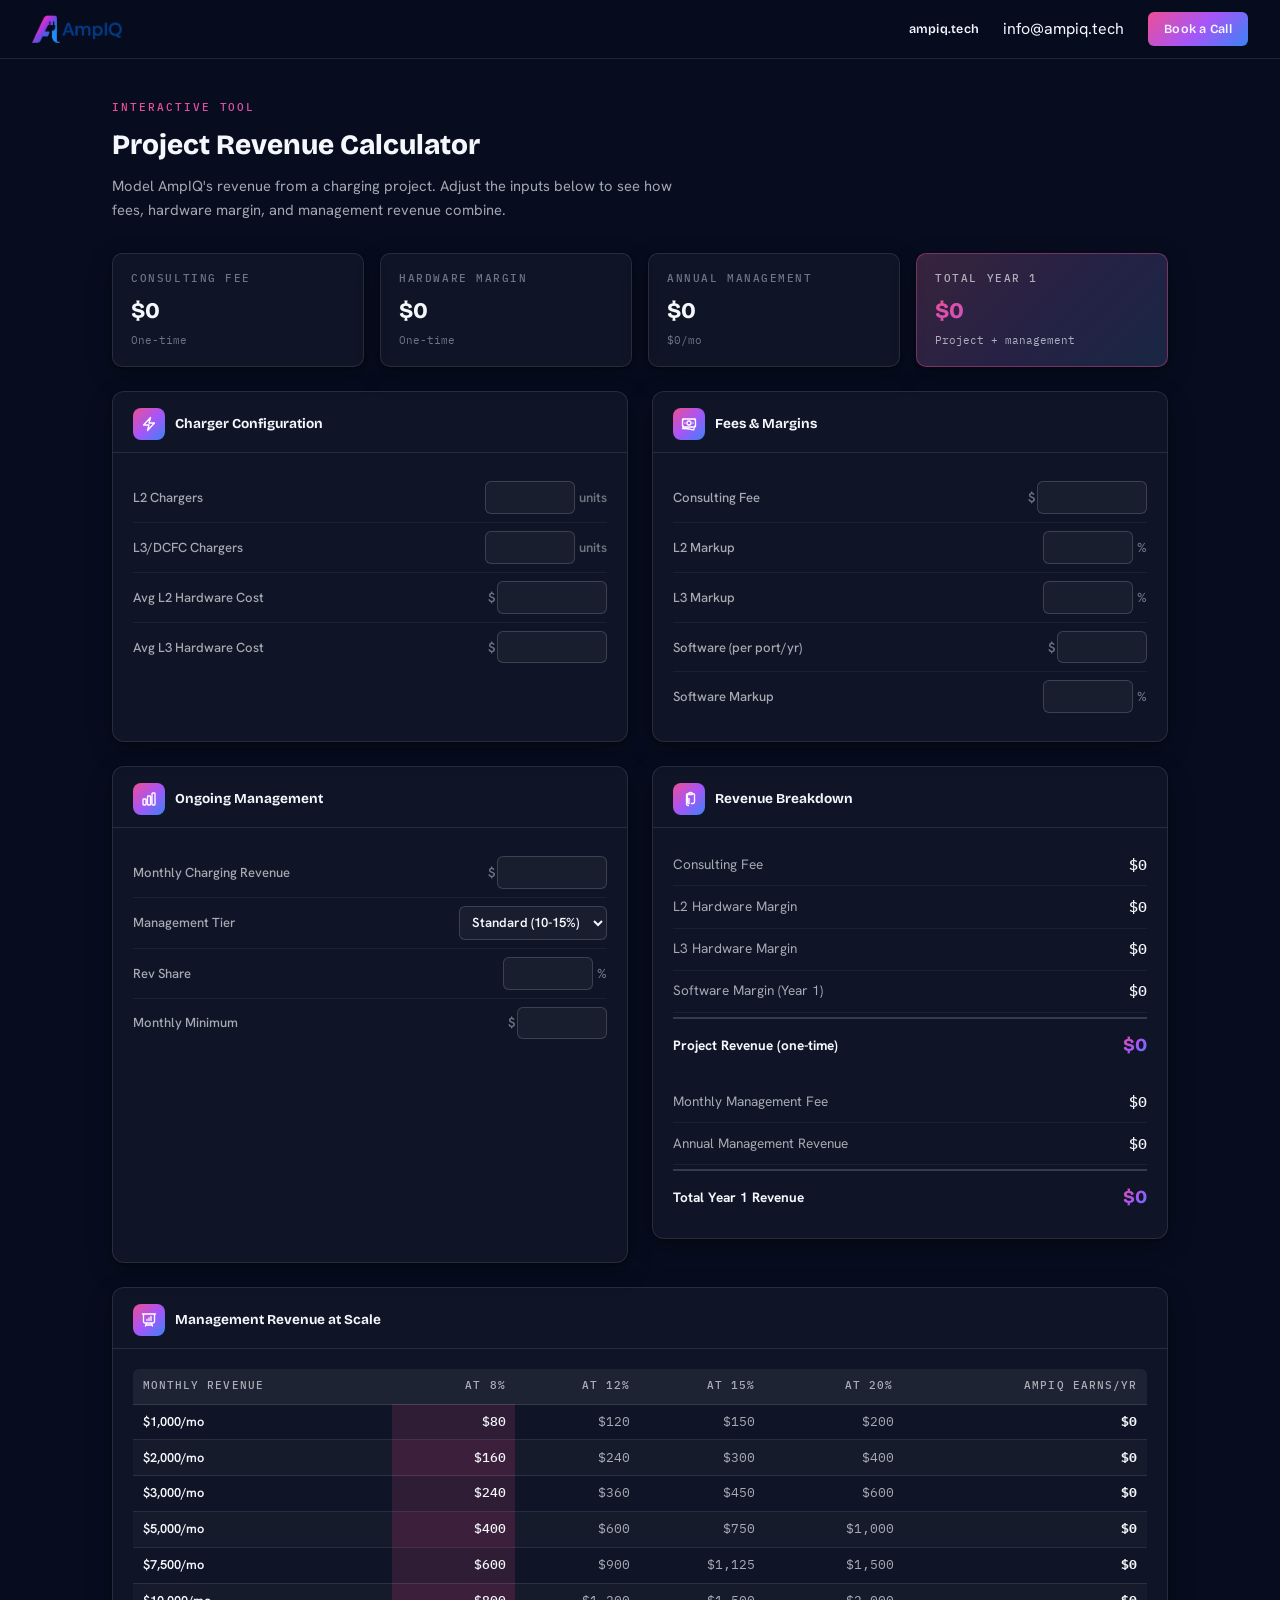
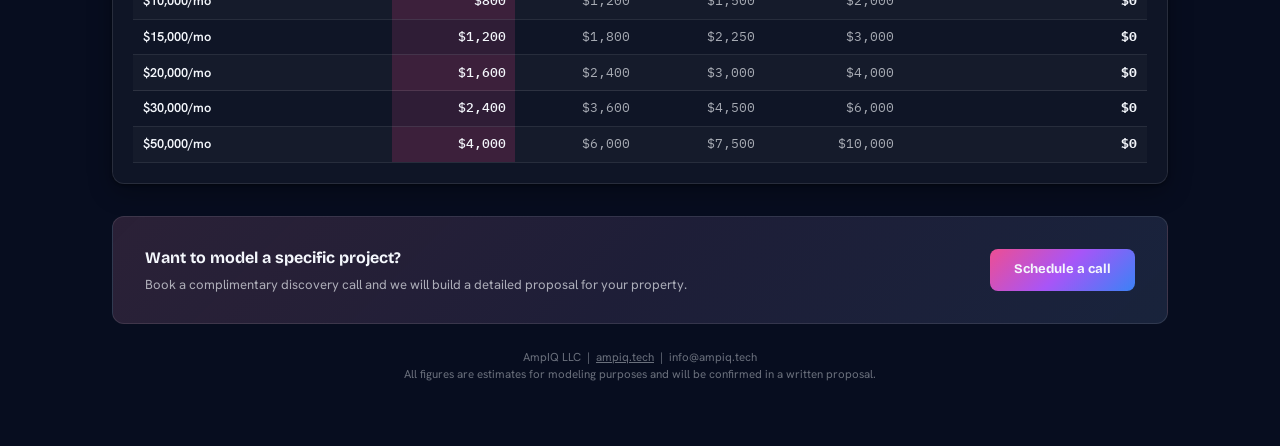
<file: calculator.html>
<!DOCTYPE html>
<html lang="en">
<head>
  <meta charset="UTF-8">
  <meta name="viewport" content="width=device-width, initial-scale=1.0">
  <meta name="robots" content="noindex, nofollow">
  <title>AmpIQ Project Calculator</title>
  <link rel="preconnect" href="https://fonts.googleapis.com">
  <link rel="preconnect" href="https://fonts.gstatic.com" crossorigin>
  <link href="https://fonts.googleapis.com/css2?family=Bricolage+Grotesque:opsz,wght@12..96,400..800&family=Hanken+Grotesk:wght@400;500;600;700&family=IBM+Plex+Mono:wght@400;500&display=swap" rel="stylesheet">
  <style>
    *, *::before, *::after { margin: 0; padding: 0; box-sizing: border-box; }

    :root {
      --pink: #ED4E93;
      --purple: #A855F7;
      --blue: #3B82F6;
      /* Dark engineered-precision theme.
         --navy now carries the LIGHT INK value so the many existing
         `color: var(--navy)` text rules become light-on-dark automatically.
         The true page base is --base. Element backgrounds that previously
         used var(--navy) are remapped to dark surfaces in their own rules. */
      --base: #070D1F;
      --navy: #f4f7fc;
      --deep: rgba(255,255,255,0.06);
      --body: rgba(244,247,252,0.66);
      --light: #070D1F;
      --white: #f4f7fc;
      --surface: rgba(255,255,255,0.035);
      --surface-strong: rgba(255,255,255,0.06);
      --line: rgba(255,255,255,0.1);
      --line-strong: rgba(255,255,255,0.16);
      --ink: #f4f7fc;
      --muted: rgba(244,247,252,0.66);
      --faint: rgba(244,247,252,0.42);
      /* legacy gray tokens remapped onto the dark scale */
      --g100: rgba(255,255,255,0.05);
      --g200: rgba(255,255,255,0.1);
      --g300: rgba(255,255,255,0.16);
      --g400: rgba(244,247,252,0.42);
      --grad: linear-gradient(135deg, var(--pink), var(--purple), var(--blue));
      --grad-h: linear-gradient(90deg, var(--pink), var(--purple), var(--blue));
      --fh: 'Bricolage Grotesque', Georgia, serif;
      --fb: 'Hanken Grotesk', system-ui, sans-serif;
      --fm: 'IBM Plex Mono', ui-monospace, monospace;
      --card-shadow: 0 1px 3px rgba(0,0,0,0.4), 0 8px 24px rgba(0,0,0,0.3);
      --card-hover: 0 4px 12px rgba(0,0,0,0.5), 0 16px 40px rgba(0,0,0,0.4);
    }

    html { scroll-behavior: smooth; }

    body {
      font-family: var(--fb);
      color: var(--ink);
      background: var(--base);
      line-height: 1.6;
      -webkit-font-smoothing: antialiased;
      min-height: 100vh;
    }

    /* Top bar */
    .topbar {
      background: rgba(7,13,31,0.85);
      backdrop-filter: blur(12px);
      border-bottom: 1px solid var(--line);
      padding: 0.75rem 2rem;
      display: flex;
      align-items: center;
      justify-content: space-between;
    }
    .topbar img { height: 28px; }
    .topbar-links { display: flex; gap: 1.5rem; align-items: center; }
    .topbar-links a {
      font-family: var(--fh);
      font-size: 0.78rem;
      font-weight: 600;
      color: var(--navy);
      text-decoration: none;
      letter-spacing: 0.02em;
    }
    .topbar-links a:hover { color: var(--pink); }
    .topbar-cta {
      padding: 0.45rem 1rem;
      background: var(--grad);
      color: var(--white) !important;
      border-radius: 6px;
      font-size: 0.78rem !important;
    }
    .topbar-cta:hover { opacity: 0.92; }

    /* Layout */
    .page { max-width: 1120px; margin: 0 auto; padding: 2.5rem 2rem 4rem; }

    .page-header { margin-bottom: 2rem; }
    .page-label {
      font-family: var(--fm);
      font-size: 0.68rem;
      font-weight: 500;
      letter-spacing: 0.18em;
      text-transform: uppercase;
      background: var(--grad);
      -webkit-background-clip: text;
      -webkit-text-fill-color: transparent;
      background-clip: text;
      margin-bottom: 0.4rem;
    }
    .page-title {
      font-family: var(--fh);
      font-size: 1.75rem;
      font-weight: 800;
      color: var(--ink);
      margin-bottom: 0.4rem;
    }
    .page-desc {
      font-size: 0.92rem;
      color: var(--muted);
      max-width: 560px;
    }

    /* Grid */
    .grid {
      display: grid;
      grid-template-columns: 1fr 1fr;
      gap: 1.5rem;
      margin-bottom: 1.5rem;
    }

    /* Cards */
    .card {
      background: var(--surface);
      border-radius: 12px;
      border: 1px solid var(--line);
      box-shadow: var(--card-shadow);
      overflow: hidden;
      transition: box-shadow 0.25s, border-color 0.25s;
    }
    .card:hover { border-color: var(--line-strong); }
    .card:hover { box-shadow: var(--card-hover); }
    .card-header {
      padding: 1rem 1.25rem 0.75rem;
      border-bottom: 1px solid var(--g200);
      display: flex;
      align-items: center;
      gap: 0.6rem;
    }
    .card-icon {
      width: 32px;
      height: 32px;
      border-radius: 8px;
      background: var(--grad);
      display: flex;
      align-items: center;
      justify-content: center;
      flex-shrink: 0;
    }
    .card-icon svg { width: 16px; height: 16px; color: white; }
    .card-title {
      font-family: var(--fh);
      font-size: 0.85rem;
      font-weight: 700;
      color: var(--navy);
    }
    .card-body { padding: 1.25rem; }

    /* Input rows */
    .input-row {
      display: flex;
      align-items: center;
      justify-content: space-between;
      padding: 0.5rem 0;
      border-bottom: 1px solid var(--g100);
    }
    .input-row:last-child { border-bottom: none; }
    .input-label {
      font-size: 0.82rem;
      color: var(--body);
      font-weight: 500;
    }
    .input-wrap {
      position: relative;
      display: flex;
      align-items: center;
    }
    .input-prefix, .input-suffix {
      font-size: 0.82rem;
      font-weight: 600;
      color: var(--g400);
      pointer-events: none;
    }
    .input-prefix { margin-right: 2px; }
    .input-suffix { margin-left: 4px; }

    input[type="number"] {
      width: 90px;
      padding: 0.4rem 0.5rem;
      border: 1.5px solid var(--line-strong);
      border-radius: 6px;
      font-family: var(--fm);
      font-size: 0.85rem;
      font-weight: 500;
      color: var(--ink);
      text-align: right;
      outline: none;
      transition: border-color 0.2s, box-shadow 0.2s;
      -moz-appearance: textfield;
      background: rgba(255,255,255,0.04);
    }
    input[type="number"]::-webkit-inner-spin-button,
    input[type="number"]::-webkit-outer-spin-button { -webkit-appearance: none; }
    input[type="number"]:focus {
      border-color: var(--blue);
      box-shadow: 0 0 0 3px rgba(59,130,246,0.28);
    }
    input.wide { width: 110px; }

    /* Select */
    select {
      padding: 0.4rem 0.5rem;
      border: 1.5px solid var(--line-strong);
      border-radius: 6px;
      font-family: var(--fb);
      font-size: 0.82rem;
      font-weight: 600;
      color: var(--ink);
      background: rgba(255,255,255,0.04);
      outline: none;
      cursor: pointer;
      transition: border-color 0.2s, box-shadow 0.2s;
    }
    select:focus { border-color: var(--blue); box-shadow: 0 0 0 3px rgba(59,130,246,0.28); }
    select option { background: #0d1428; color: var(--ink); }

    /* Result cards */
    .results-strip {
      display: grid;
      grid-template-columns: repeat(4, 1fr);
      gap: 1rem;
      margin-bottom: 1.5rem;
    }
    .result-card {
      background: var(--surface);
      border-radius: 10px;
      border: 1px solid var(--line);
      padding: 1rem 1.15rem;
      box-shadow: var(--card-shadow);
      transition: transform 0.2s, box-shadow 0.2s, border-color 0.2s;
    }
    .result-card:hover {
      transform: translateY(-2px);
      box-shadow: var(--card-hover);
      border-color: var(--line-strong);
    }
    .result-card.highlight {
      background:
        linear-gradient(135deg, rgba(237,78,147,0.16), rgba(168,85,247,0.12), rgba(59,130,246,0.12)),
        var(--surface-strong);
      border-color: rgba(237,78,147,0.4);
    }
    .result-label {
      font-family: var(--fm);
      font-size: 0.68rem;
      font-weight: 500;
      text-transform: uppercase;
      letter-spacing: 0.14em;
      color: var(--faint);
      margin-bottom: 0.35rem;
    }
    .highlight .result-label { color: var(--muted); }
    .result-value {
      font-family: var(--fh);
      font-size: 1.4rem;
      font-weight: 800;
      color: var(--ink);
    }
    .highlight .result-value {
      background: var(--grad);
      -webkit-background-clip: text;
      -webkit-text-fill-color: transparent;
      background-clip: text;
    }
    .result-sub {
      font-family: var(--fm);
      font-size: 0.7rem;
      color: var(--faint);
      margin-top: 0.2rem;
    }
    .highlight .result-sub { color: var(--muted); }

    /* Revenue breakdown */
    .breakdown { margin-bottom: 1.5rem; }
    .breakdown .card-body { padding: 1rem 1.25rem; }

    .breakdown-row {
      display: flex;
      align-items: center;
      justify-content: space-between;
      padding: 0.55rem 0;
      border-bottom: 1px solid var(--g100);
    }
    .breakdown-row:last-child { border-bottom: none; }
    .breakdown-row.total {
      border-top: 2px solid var(--line-strong);
      border-bottom: none;
      margin-top: 0.25rem;
      padding-top: 0.75rem;
    }
    .breakdown-label {
      font-size: 0.85rem;
      color: var(--muted);
    }
    .breakdown-row.total .breakdown-label {
      font-weight: 700;
      color: var(--ink);
    }
    .breakdown-value {
      font-family: var(--fm);
      font-size: 0.92rem;
      font-weight: 500;
      color: var(--ink);
    }
    .breakdown-row.total .breakdown-value {
      font-family: var(--fh);
      font-size: 1.15rem;
      font-weight: 800;
      background: var(--grad);
      -webkit-background-clip: text;
      -webkit-text-fill-color: transparent;
      background-clip: text;
    }

    /* Management scenario table */
    .scenario-table {
      width: 100%;
      border-collapse: collapse;
      font-size: 0.8rem;
      margin-top: 0.5rem;
    }
    .scenario-table th {
      background: var(--surface-strong);
      color: var(--muted);
      font-family: var(--fm);
      font-weight: 500;
      font-size: 0.68rem;
      text-transform: uppercase;
      padding: 0.55rem 0.6rem;
      text-align: right;
      letter-spacing: 0.1em;
      border-bottom: 1px solid var(--line-strong);
    }
    .scenario-table th:first-child { text-align: left; border-radius: 6px 0 0 0; }
    .scenario-table th:last-child { border-radius: 0 6px 0 0; }
    .scenario-table td {
      padding: 0.45rem 0.6rem;
      border-bottom: 1px solid var(--line);
      text-align: right;
      font-family: var(--fm);
      font-weight: 400;
      color: var(--muted);
    }
    .scenario-table td:first-child {
      text-align: left;
      font-family: var(--fb);
      font-weight: 600;
      color: var(--ink);
    }
    .scenario-table tr:nth-child(even) td { background: rgba(255,255,255,0.025); }
    .scenario-table td.active {
      background: rgba(237,78,147,0.14);
      font-weight: 500;
      color: var(--ink);
    }
    .scenario-table tr:nth-child(even) td.active { background: rgba(237,78,147,0.2); }
    /* JS writes an inline `color: var(--navy)` on the annual (last) column.
       Override it with higher specificity so it stays light on the dark base. */
    #scenario-body td:last-child {
      color: var(--ink) !important;
      font-weight: 600;
    }
    #scenario-body td:last-child.active {
      background: rgba(237,78,147,0.2);
    }

    /* Footer CTA */
    .footer-cta {
      background:
        linear-gradient(135deg, rgba(237,78,147,0.1), rgba(168,85,247,0.06), rgba(59,130,246,0.08)),
        var(--surface-strong);
      border: 1px solid var(--line);
      border-radius: 12px;
      padding: 1.75rem 2rem;
      display: flex;
      align-items: center;
      justify-content: space-between;
      gap: 2rem;
      margin-top: 2rem;
    }
    .footer-cta h3 {
      font-family: var(--fh);
      font-size: 1rem;
      font-weight: 700;
      color: var(--ink);
      margin-bottom: 0.2rem;
    }
    .footer-cta p {
      font-size: 0.82rem;
      color: var(--muted);
    }
    .footer-cta a {
      padding: 0.65rem 1.5rem;
      background: var(--grad);
      color: var(--white);
      font-family: var(--fh);
      font-weight: 700;
      font-size: 0.82rem;
      border-radius: 8px;
      text-decoration: none;
      white-space: nowrap;
      transition: transform 0.2s, box-shadow 0.2s;
    }
    .footer-cta a:hover {
      transform: translateY(-1px);
      box-shadow: 0 6px 20px rgba(237,78,147,0.3);
    }

    .fine-print {
      text-align: center;
      font-size: 0.72rem;
      color: var(--g400);
      margin-top: 1.5rem;
      line-height: 1.5;
    }

    /* Responsive */
    @media (max-width: 860px) {
      .grid { grid-template-columns: 1fr; }
      .results-strip { grid-template-columns: 1fr 1fr; }
    }
    @media (max-width: 580px) {
      .page { padding: 1.5rem 1rem 3rem; }
      .results-strip { grid-template-columns: 1fr; }
      .topbar { padding: 0.6rem 1rem; }
      .topbar-links a:not(.topbar-cta) { display: none; }
      .footer-cta { flex-direction: column; text-align: center; padding: 1.25rem; }
      .input-row { flex-wrap: wrap; gap: 0.35rem; }
      body { overflow-x: hidden; }
      .scenario-table { display: block; width: 100%; overflow-x: auto; -webkit-overflow-scrolling: touch; }
    }
  </style>
</head>
<body>

  <div class="topbar">
    <img src="[data-uri]" alt="AmpIQ">
    <div class="topbar-links">
      <a href="https://ampiq.tech" target="_blank">ampiq.tech</a>
      info@ampiq.tech
      <a href="https://cal.com/zakwinnick/ampiq" target="_blank" class="topbar-cta">Book a Call</a>
    </div>
  </div>

  <div class="page">

    <div class="page-header">
      <div class="page-label">Interactive Tool</div>
      <h1 class="page-title">Project Revenue Calculator</h1>
      <p class="page-desc">Model AmpIQ's revenue from a charging project. Adjust the inputs below to see how fees, hardware margin, and management revenue combine.</p>
    </div>

    <!-- RESULTS STRIP -->
    <div class="results-strip">
      <div class="result-card">
        <div class="result-label">Consulting Fee</div>
        <div class="result-value" id="r-consulting">$15,000</div>
        <div class="result-sub">One-time</div>
      </div>
      <div class="result-card">
        <div class="result-label">Hardware Margin</div>
        <div class="result-value" id="r-hw-margin">$18,700</div>
        <div class="result-sub">One-time</div>
      </div>
      <div class="result-card">
        <div class="result-label">Annual Management</div>
        <div class="result-value" id="r-annual-mgmt">$9,000</div>
        <div class="result-sub" id="r-monthly-mgmt">$750/mo</div>
      </div>
      <div class="result-card highlight">
        <div class="result-label">Total Year 1</div>
        <div class="result-value" id="r-total-y1">$43,132</div>
        <div class="result-sub">Project + management</div>
      </div>
    </div>

    <!-- INPUT CARDS -->
    <div class="grid">
      <!-- Charger Configuration -->
      <div class="card">
        <div class="card-header">
          <div class="card-icon">
            <svg xmlns="http://www.w3.org/2000/svg" fill="none" viewBox="0 0 24 24" stroke-width="2" stroke="currentColor"><path stroke-linecap="round" stroke-linejoin="round" d="m3.75 13.5 10.5-11.25L12 10.5h8.25L9.75 21.75 12 13.5H3.75Z"/></svg>
          </div>
          <div class="card-title">Charger Configuration</div>
        </div>
        <div class="card-body">
          <div class="input-row">
            <span class="input-label">L2 Chargers</span>
            <div class="input-wrap">
              <input type="number" id="l2-count" min="0" max="500">
              <span class="input-suffix">units</span>
            </div>
          </div>
          <div class="input-row">
            <span class="input-label">L3/DCFC Chargers</span>
            <div class="input-wrap">
              <input type="number" id="l3-count" min="0" max="100">
              <span class="input-suffix">units</span>
            </div>
          </div>
          <div class="input-row">
            <span class="input-label">Avg L2 Hardware Cost</span>
            <div class="input-wrap">
              <span class="input-prefix">$</span>
              <input type="number" id="l2-cost" min="0" step="100" class="wide">
            </div>
          </div>
          <div class="input-row">
            <span class="input-label">Avg L3 Hardware Cost</span>
            <div class="input-wrap">
              <span class="input-prefix">$</span>
              <input type="number" id="l3-cost" min="0" step="1000" class="wide">
            </div>
          </div>
        </div>
      </div>

      <!-- Fees & Margins -->
      <div class="card">
        <div class="card-header">
          <div class="card-icon">
            <svg xmlns="http://www.w3.org/2000/svg" fill="none" viewBox="0 0 24 24" stroke-width="2" stroke="currentColor"><path stroke-linecap="round" stroke-linejoin="round" d="M2.25 18.75a60.07 60.07 0 0 1 15.797 2.101c.727.198 1.453-.342 1.453-1.096V18.75M3.75 4.5v.75A.75.75 0 0 1 3 6h-.75m0 0v-.375c0-.621.504-1.125 1.125-1.125H20.25M2.25 6v9m18-10.5v.75c0 .414.336.75.75.75h.75m-1.5-1.5h.375c.621 0 1.125.504 1.125 1.125v9.75c0 .621-.504 1.125-1.125 1.125h-.375m1.5-1.5H21a.75.75 0 0 0-.75.75v.75m0 0H3.75m0 0h-.375a1.125 1.125 0 0 1-1.125-1.125V15m1.5 1.5v-.75A.75.75 0 0 0 3 15h-.75M15 10.5a3 3 0 1 1-6 0 3 3 0 0 1 6 0Zm3 0h.008v.008H18V10.5Zm-12 0h.008v.008H6V10.5Z"/></svg>
          </div>
          <div class="card-title">Fees & Margins</div>
        </div>
        <div class="card-body">
          <div class="input-row">
            <span class="input-label">Consulting Fee</span>
            <div class="input-wrap">
              <span class="input-prefix">$</span>
              <input type="number" id="consulting-fee" min="0" step="500" class="wide">
            </div>
          </div>
          <div class="input-row">
            <span class="input-label">L2 Markup</span>
            <div class="input-wrap">
              <input type="number" id="l2-markup" min="0" max="50" step="1">
              <span class="input-suffix">%</span>
            </div>
          </div>
          <div class="input-row">
            <span class="input-label">L3 Markup</span>
            <div class="input-wrap">
              <input type="number" id="l3-markup" min="0" max="50" step="1">
              <span class="input-suffix">%</span>
            </div>
          </div>
          <div class="input-row">
            <span class="input-label">Software (per port/yr)</span>
            <div class="input-wrap">
              <span class="input-prefix">$</span>
              <input type="number" id="sw-cost" min="0" step="50">
            </div>
          </div>
          <div class="input-row">
            <span class="input-label">Software Markup</span>
            <div class="input-wrap">
              <input type="number" id="sw-markup" min="0" max="50" step="1">
              <span class="input-suffix">%</span>
            </div>
          </div>
        </div>
      </div>

      <!-- Management -->
      <div class="card">
        <div class="card-header">
          <div class="card-icon">
            <svg xmlns="http://www.w3.org/2000/svg" fill="none" viewBox="0 0 24 24" stroke-width="2" stroke="currentColor"><path stroke-linecap="round" stroke-linejoin="round" d="M3 13.125C3 12.504 3.504 12 4.125 12h2.25c.621 0 1.125.504 1.125 1.125v6.75C7.5 20.496 6.996 21 6.375 21h-2.25A1.125 1.125 0 0 1 3 19.875v-6.75ZM9.75 8.625c0-.621.504-1.125 1.125-1.125h2.25c.621 0 1.125.504 1.125 1.125v11.25c0 .621-.504 1.125-1.125 1.125h-2.25a1.125 1.125 0 0 1-1.125-1.125V8.625ZM16.5 4.125c0-.621.504-1.125 1.125-1.125h2.25C20.496 3 21 3.504 21 4.125v15.75c0 .621-.504 1.125-1.125 1.125h-2.25a1.125 1.125 0 0 1-1.125-1.125V4.125Z"/></svg>
          </div>
          <div class="card-title">Ongoing Management</div>
        </div>
        <div class="card-body">
          <div class="input-row">
            <span class="input-label">Monthly Charging Revenue</span>
            <div class="input-wrap">
              <span class="input-prefix">$</span>
              <input type="number" id="monthly-rev" min="0" step="500" class="wide">
            </div>
          </div>
          <div class="input-row">
            <span class="input-label">Management Tier</span>
            <select id="mgmt-tier">
              <option value="monitoring">Monitoring (5-8%)</option>
              <option value="standard" selected>Standard (10-15%)</option>
              <option value="full">Full Mgmt (15-20%)</option>
            </select>
          </div>
          <div class="input-row">
            <span class="input-label">Rev Share</span>
            <div class="input-wrap">
              <input type="number" id="rev-share" min="0" max="30" step="1">
              <span class="input-suffix">%</span>
            </div>
          </div>
          <div class="input-row">
            <span class="input-label">Monthly Minimum</span>
            <div class="input-wrap">
              <span class="input-prefix">$</span>
              <input type="number" id="monthly-min" min="0" step="50">
            </div>
          </div>
        </div>
      </div>

      <!-- Breakdown -->
      <div class="card breakdown">
        <div class="card-header">
          <div class="card-icon">
            <svg xmlns="http://www.w3.org/2000/svg" fill="none" viewBox="0 0 24 24" stroke-width="2" stroke="currentColor"><path stroke-linecap="round" stroke-linejoin="round" d="M9 12h3.75M9 15h3.75M9 18h3.75m3 .75H18a2.25 2.25 0 0 0 2.25-2.25V6.108c0-1.135-.845-2.098-1.976-2.192a48.424 48.424 0 0 0-1.123-.08m-5.801 0c-.065.21-.1.433-.1.664 0 .414.336.75.75.75h4.5a.75.75 0 0 0 .75-.75 2.25 2.25 0 0 0-.1-.664m-5.8 0A2.251 2.251 0 0 1 13.5 2.25H15c1.012 0 1.867.668 2.15 1.586m-5.8 0c-.376.023-.75.05-1.124.08C9.095 4.01 8.25 4.973 8.25 6.108V19.5a2.25 2.25 0 0 0 2.25 2.25h.75m0-3H12a2.25 2.25 0 0 1-2.25-2.25V6.108c0-1.135.845-2.098 1.976-2.192a48.424 48.424 0 0 1 1.123-.08"/></svg>
          </div>
          <div class="card-title">Revenue Breakdown</div>
        </div>
        <div class="card-body">
          <div class="breakdown-row">
            <span class="breakdown-label">Consulting Fee</span>
            <span class="breakdown-value" id="b-consulting">$15,000</span>
          </div>
          <div class="breakdown-row">
            <span class="breakdown-label">L2 Hardware Margin</span>
            <span class="breakdown-value" id="b-l2-margin">$2,700</span>
          </div>
          <div class="breakdown-row">
            <span class="breakdown-label">L3 Hardware Margin</span>
            <span class="breakdown-value" id="b-l3-margin">$16,000</span>
          </div>
          <div class="breakdown-row">
            <span class="breakdown-label">Software Margin (Year 1)</span>
            <span class="breakdown-value" id="b-sw-margin">$432</span>
          </div>
          <div class="breakdown-row total">
            <span class="breakdown-label">Project Revenue (one-time)</span>
            <span class="breakdown-value" id="b-project-total">$34,132</span>
          </div>
          <div class="breakdown-row" style="margin-top: 0.75rem;">
            <span class="breakdown-label">Monthly Management Fee</span>
            <span class="breakdown-value" id="b-monthly-fee">$750</span>
          </div>
          <div class="breakdown-row">
            <span class="breakdown-label">Annual Management Revenue</span>
            <span class="breakdown-value" id="b-annual-mgmt">$9,000</span>
          </div>
          <div class="breakdown-row total">
            <span class="breakdown-label">Total Year 1 Revenue</span>
            <span class="breakdown-value" id="b-total-y1">$43,132</span>
          </div>
        </div>
      </div>
    </div>

    <!-- MANAGEMENT SCENARIO TABLE -->
    <div class="card">
      <div class="card-header">
        <div class="card-icon">
          <svg xmlns="http://www.w3.org/2000/svg" fill="none" viewBox="0 0 24 24" stroke-width="2" stroke="currentColor"><path stroke-linecap="round" stroke-linejoin="round" d="M3.75 3v11.25A2.25 2.25 0 0 0 6 16.5h2.25M3.75 3h-1.5m1.5 0h16.5m0 0h1.5m-1.5 0v11.25A2.25 2.25 0 0 1 18 16.5h-2.25m-7.5 0h7.5m-7.5 0-1 3m8.5-3 1 3m0 0 .5 1.5m-.5-1.5h-9.5m0 0-.5 1.5M9 11.25v1.5M12 9v3.75m3-6v6"/></svg>
        </div>
        <div class="card-title">Management Revenue at Scale</div>
      </div>
      <div class="card-body" style="padding: 0.75rem 1.25rem 1.25rem;">
        <table class="scenario-table">
          <thead>
            <tr>
              <th>Monthly Revenue</th>
              <th>At 8%</th>
              <th>At 12%</th>
              <th>At 15%</th>
              <th>At 20%</th>
              <th>AmpIQ Earns/yr</th>
            </tr>
          </thead>
          <tbody id="scenario-body"></tbody>
        </table>
      </div>
    </div>

    <!-- FOOTER CTA -->
    <div class="footer-cta">
      <div>
        <h3>Want to model a specific project?</h3>
        <p>Book a complimentary discovery call and we will build a detailed proposal for your property.</p>
      </div>
      <a href="https://cal.com/zakwinnick/ampiq" target="_blank">Schedule a call</a>
    </div>

    <p class="fine-print">AmpIQ LLC &nbsp;|&nbsp; <a href="https://ampiq.tech" style="color: inherit;">ampiq.tech</a> &nbsp;|&nbsp; info@ampiq.tech<br>All figures are estimates for modeling purposes and will be confirmed in a written proposal.</p>
  </div>

  <script>
    const $ = id => document.getElementById(id);
    const fmt = n => n < 0 ? '-$' + Math.abs(Math.round(n)).toLocaleString() : '$' + Math.round(n).toLocaleString();

    const tierDefaults = {
      monitoring: { share: 7, min: 150 },
      standard:   { share: 15, min: 300 },
      full:       { share: 20, min: 500 }
    };

    function calculate() {
      const l2n = +$('l2-count').value || 0;
      const l3n = +$('l3-count').value || 0;
      const l2c = +$('l2-cost').value || 0;
      const l3c = +$('l3-cost').value || 0;
      const fee = +$('consulting-fee').value || 0;
      const l2m = (+$('l2-markup').value || 0) / 100;
      const l3m = (+$('l3-markup').value || 0) / 100;
      const swc = +$('sw-cost').value || 0;
      const swm = (+$('sw-markup').value || 0) / 100;
      const mRev = +$('monthly-rev').value || 0;
      const rs = (+$('rev-share').value || 0) / 100;
      const mMin = +$('monthly-min').value || 0;

      const l2Margin = l2n * l2c * l2m;
      const l3Margin = l3n * l3c * l3m;
      const swMargin = (l2n + l3n) * swc * swm;
      const hwTotal = l2Margin + l3Margin;
      const projectTotal = fee + hwTotal + swMargin;

      const revShare = mRev * rs;
      const monthlyFee = Math.max(revShare, mMin);
      const annualMgmt = monthlyFee * 12;
      const totalY1 = projectTotal + annualMgmt;

      // Top cards
      $('r-consulting').textContent = fmt(fee);
      $('r-hw-margin').textContent = fmt(hwTotal + swMargin);
      $('r-annual-mgmt').textContent = fmt(annualMgmt);
      $('r-monthly-mgmt').textContent = fmt(monthlyFee) + '/mo';
      $('r-total-y1').textContent = fmt(totalY1);

      // Breakdown
      $('b-consulting').textContent = fmt(fee);
      $('b-l2-margin').textContent = fmt(l2Margin);
      $('b-l3-margin').textContent = fmt(l3Margin);
      $('b-sw-margin').textContent = fmt(swMargin);
      $('b-project-total').textContent = fmt(projectTotal);
      $('b-monthly-fee').textContent = fmt(monthlyFee);
      $('b-annual-mgmt').textContent = fmt(annualMgmt);
      $('b-total-y1').textContent = fmt(totalY1);

      // Scenario table
      const revs = [1000, 2000, 3000, 5000, 7500, 10000, 15000, 20000, 30000, 50000];
      const pcts = [0.08, 0.12, 0.15, 0.20];
      const activeCol = pcts.reduce((best, p, i) => Math.abs(p - rs) < Math.abs(pcts[best] - rs) ? i : best, 0);

      let html = '';
      revs.forEach(rev => {
        html += '<tr>';
        html += `<td>${fmt(rev)}/mo</td>`;
        pcts.forEach((p, i) => {
          const v = Math.max(rev * p, mMin);
          html += `<td class="${i === activeCol ? 'active' : ''}">${fmt(v)}</td>`;
        });
        const annual = Math.max(rev * rs, mMin) * 12;
        html += `<td style="font-weight:700; color: var(--navy);">${fmt(annual)}</td>`;
        html += '</tr>';
      });
      $('scenario-body').innerHTML = html;
    }

    // Tier select auto-fills defaults, then recalculates
    $('mgmt-tier').addEventListener('change', function () {
      const d = tierDefaults[this.value];
      $('rev-share').value = d.share;
      $('monthly-min').value = d.min;
      calculate();
    });

    // Recompute live as any input changes
    [
      'l2-count', 'l3-count', 'l2-cost', 'l3-cost', 'consulting-fee',
      'l2-markup', 'l3-markup', 'sw-cost', 'sw-markup',
      'monthly-rev', 'rev-share', 'monthly-min'
    ].forEach(function (id) {
      $(id).addEventListener('input', calculate);
    });

    // Initial render
    calculate();
  </script>
</body>
</html>
</file>
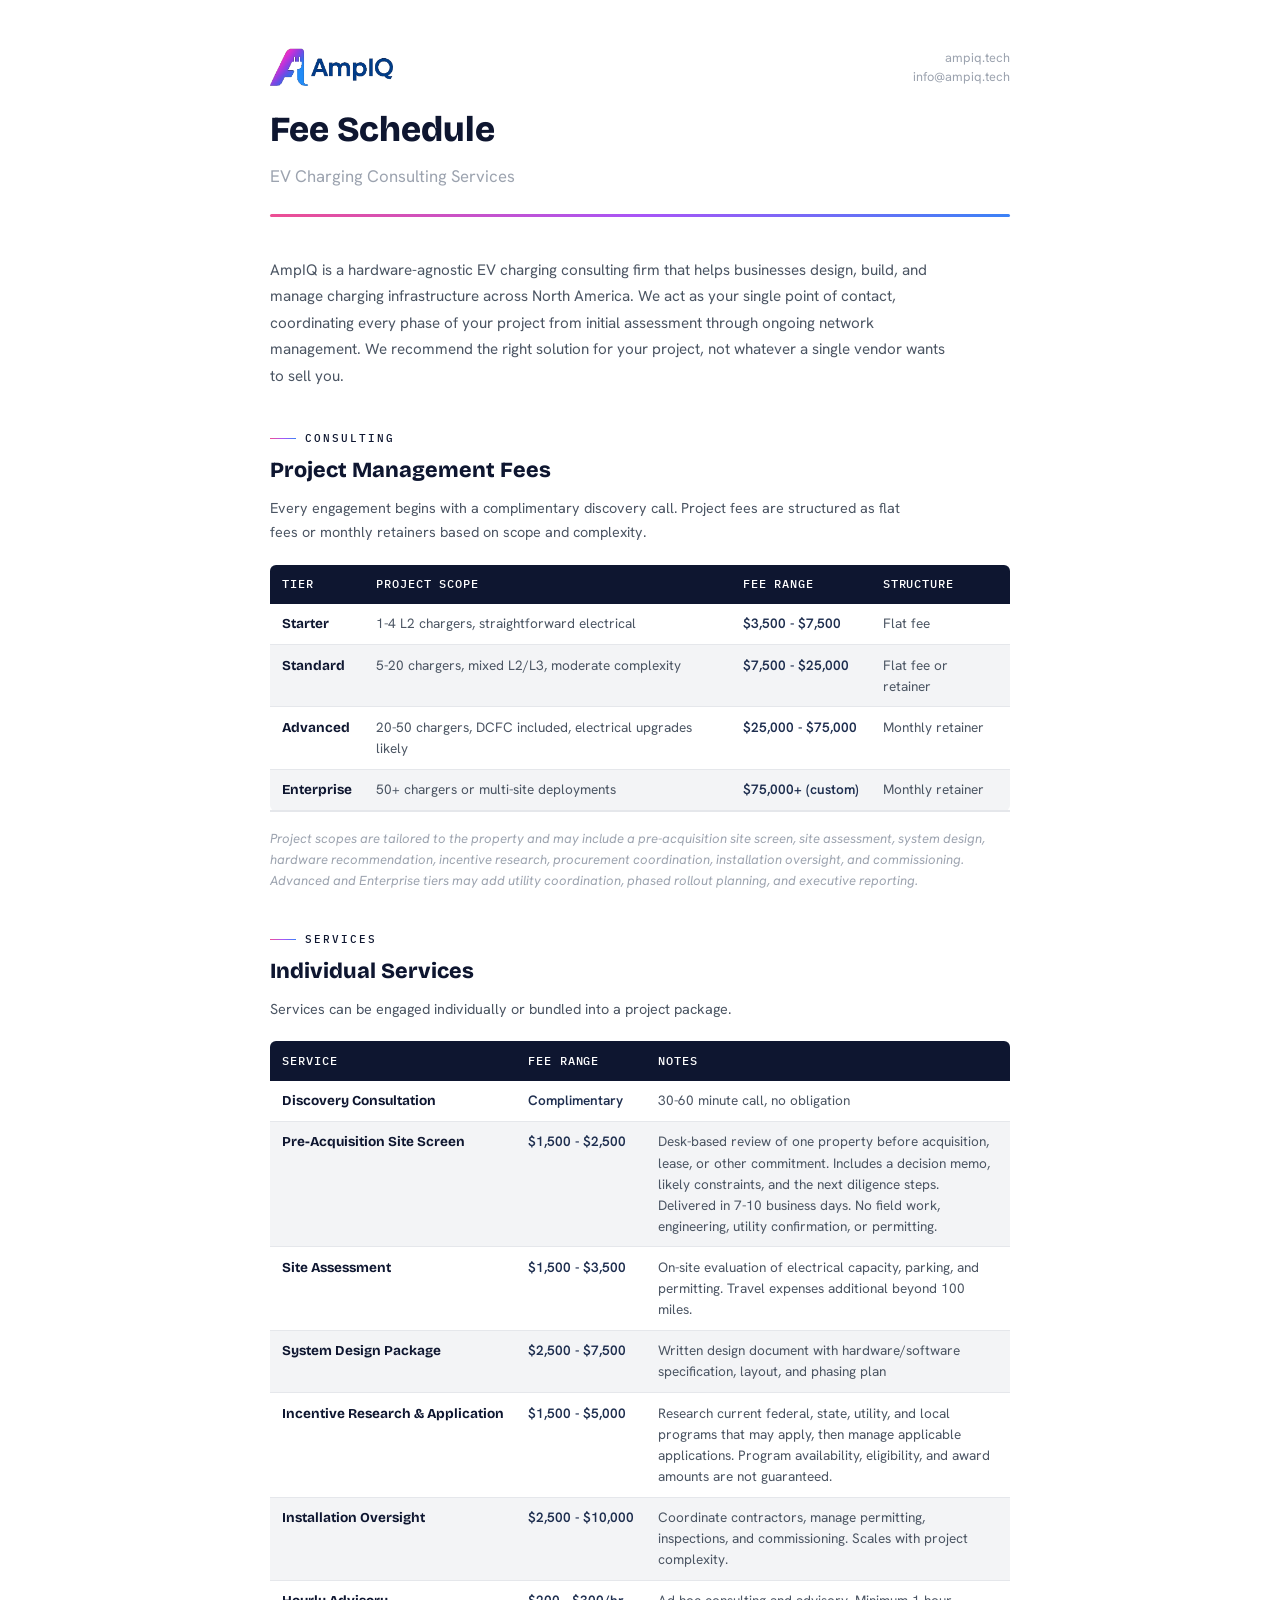
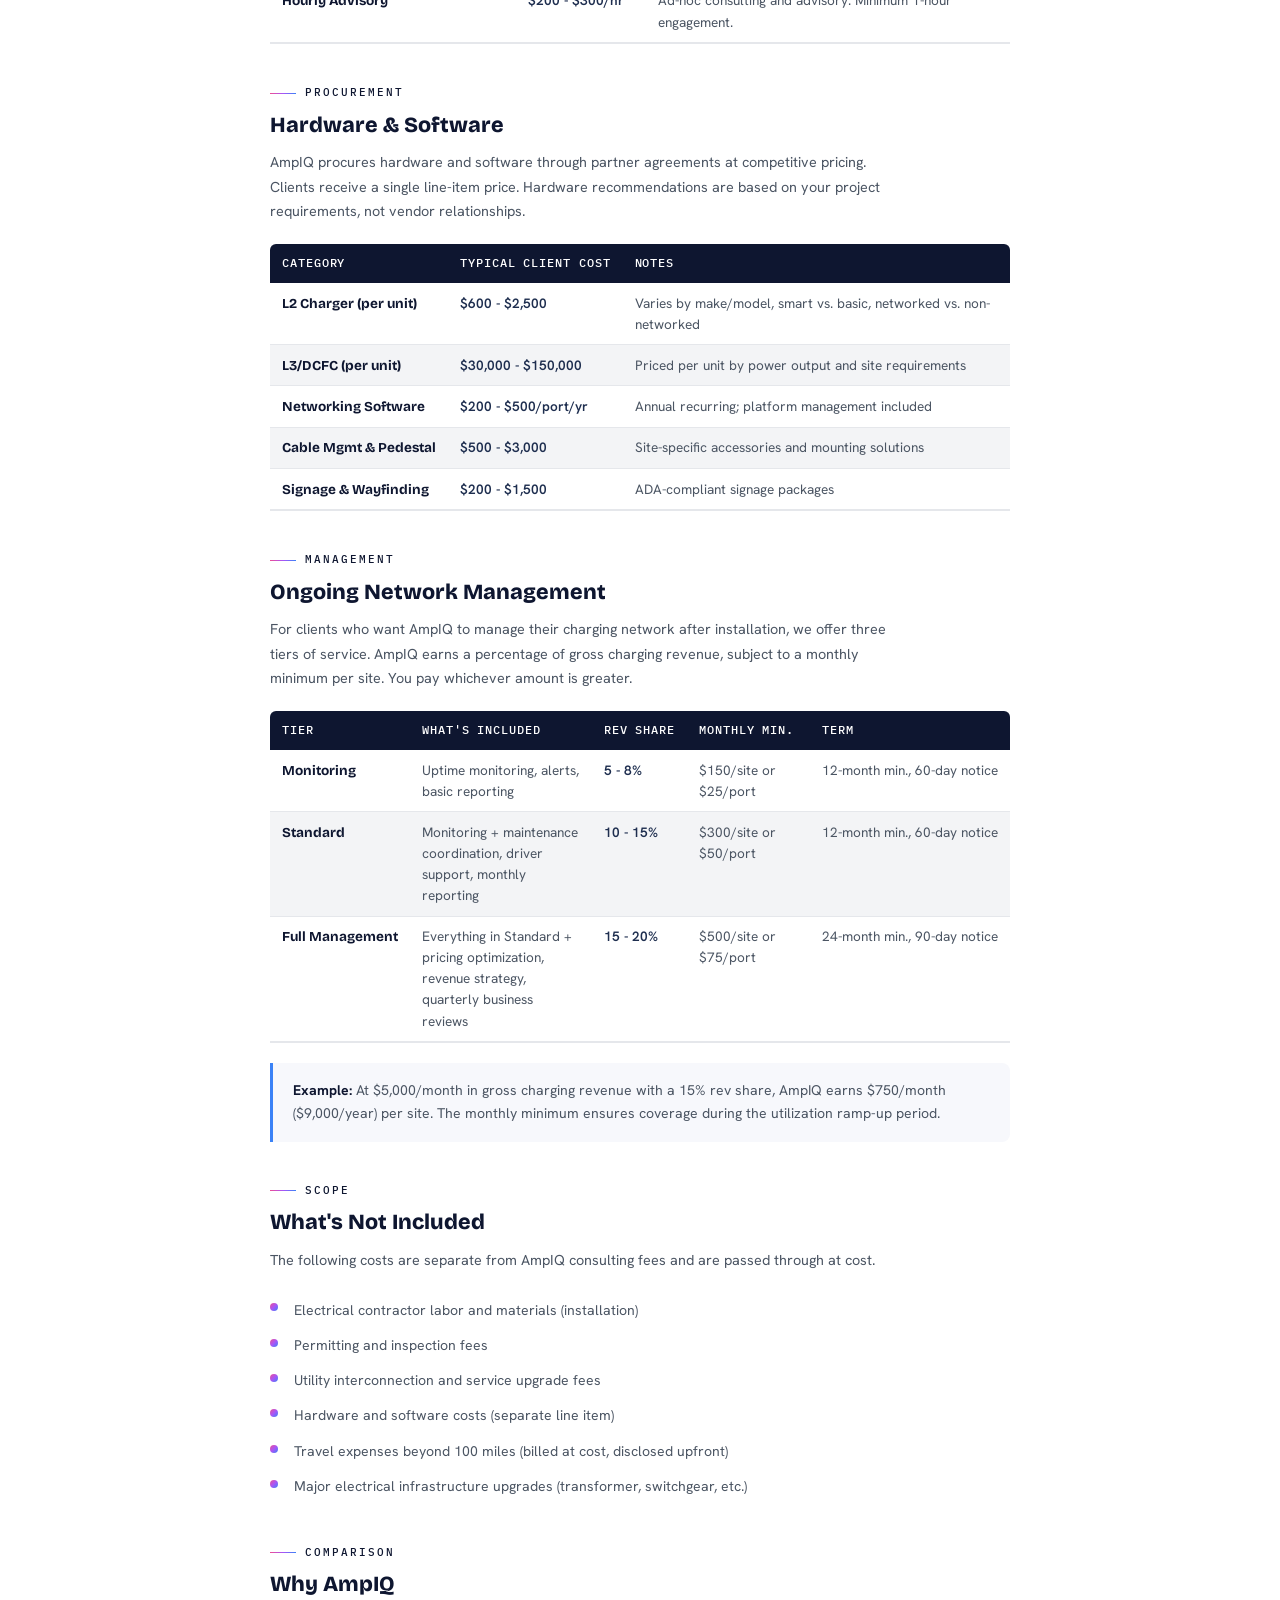
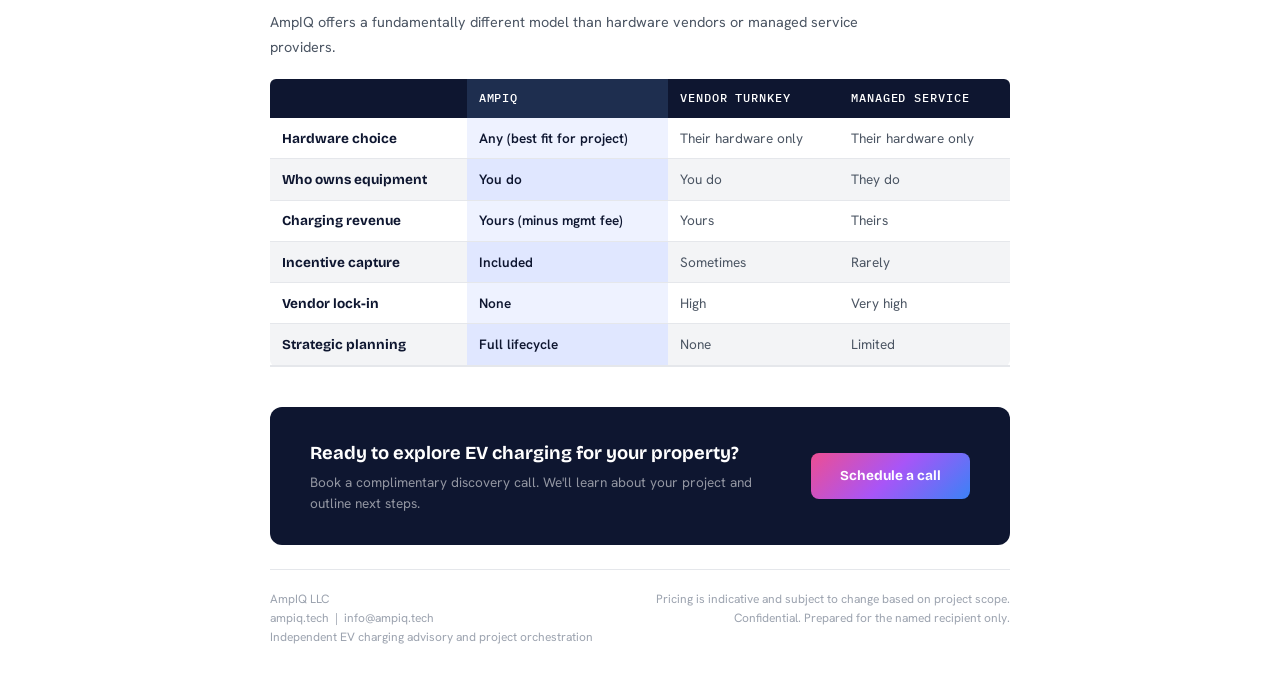
<file: feeschedule.html>
<!DOCTYPE html>
<html lang="en">
<head>
  <meta charset="UTF-8">
  <meta name="viewport" content="width=device-width, initial-scale=1.0">
  <meta name="robots" content="noindex, nofollow">
  <title>AmpIQ Fee Schedule</title>
  <link rel="preconnect" href="https://fonts.googleapis.com">
  <link rel="preconnect" href="https://fonts.gstatic.com" crossorigin>
  <link href="https://fonts.googleapis.com/css2?family=Bricolage+Grotesque:opsz,wght@12..96,400..800&family=Hanken+Grotesk:wght@400;500;600;700&family=IBM+Plex+Mono:wght@400;500&display=swap" rel="stylesheet">
  <style>
    *, *::before, *::after { margin: 0; padding: 0; box-sizing: border-box; }

    :root {
      --pink: #ED4E93;
      --purple: #A855F7;
      --blue: #3B82F6;
      --navy: #0E1630;
      --deep: #1E2E4F;
      --body: #4B5563;
      --light: #F7F8FC;
      --white: #FFFFFF;
      --gray-100: #F3F4F6;
      --gray-200: #E5E7EB;
      --gray-300: #D1D5DB;
      --gray-400: #9CA3AF;
      --gradient: linear-gradient(135deg, var(--pink), var(--purple), var(--blue));
      --gradient-h: linear-gradient(90deg, var(--pink), var(--purple), var(--blue));
      --font-h: 'Bricolage Grotesque', Georgia, serif;
      --font-b: 'Hanken Grotesk', system-ui, sans-serif;
      --font-mono: 'IBM Plex Mono', ui-monospace, monospace;
    }

    @media print {
      body { -webkit-print-color-adjust: exact; print-color-adjust: exact; }
      .page-break { page-break-before: always; }
      @page { margin: 0.6in; size: letter; }
    }

    body {
      font-family: var(--font-b);
      color: var(--body);
      background: var(--white);
      line-height: 1.6;
      -webkit-font-smoothing: antialiased;
    }

    .doc {
      max-width: 820px;
      margin: 0 auto;
      padding: 3rem 2.5rem;
    }

    /* ---- HEADER ---- */
    .doc-header {
      display: flex;
      justify-content: space-between;
      align-items: flex-start;
      margin-bottom: 1rem;
    }
    .doc-header img { height: 38px; }
    .doc-header-right {
      text-align: right;
      font-size: 0.8rem;
      color: var(--gray-400);
      line-height: 1.5;
    }
    .doc-header-right a {
      color: var(--gray-400);
      text-decoration: none;
    }

    .doc-title {
      font-family: var(--font-h);
      font-size: 2.2rem;
      font-weight: 800;
      color: var(--navy);
      margin-bottom: 0.25rem;
    }
    .doc-subtitle {
      font-size: 1.05rem;
      color: var(--gray-400);
      margin-bottom: 0.5rem;
    }
    .gradient-rule {
      height: 3px;
      background: var(--gradient-h);
      border: none;
      border-radius: 2px;
      margin: 1.5rem 0 2.5rem;
    }

    .intro {
      font-size: 0.95rem;
      line-height: 1.75;
      color: var(--body);
      max-width: 680px;
      margin-bottom: 2.5rem;
    }

    /* ---- SECTION ---- */
    .section { margin-bottom: 2.5rem; }
    .section-label {
      display: flex;
      align-items: center;
      gap: 0.6rem;
      font-family: var(--font-mono);
      font-size: 0.7rem;
      font-weight: 500;
      letter-spacing: 0.18em;
      text-transform: uppercase;
      color: var(--navy);
      margin-bottom: 0.35rem;
    }
    .section-label::before {
      content: '';
      display: inline-block;
      width: 1.6rem;
      height: 1px;
      background: var(--gradient-h);
      flex: none;
    }
    .section-title {
      font-family: var(--font-h);
      font-size: 1.35rem;
      font-weight: 800;
      color: var(--navy);
      margin-bottom: 0.5rem;
    }
    .section-desc {
      font-size: 0.9rem;
      color: var(--body);
      line-height: 1.7;
      margin-bottom: 1.25rem;
      max-width: 640px;
    }

    /* ---- TABLES ---- */
    table {
      width: 100%;
      border-collapse: collapse;
      font-size: 0.85rem;
      margin-bottom: 1rem;
    }
    thead th {
      background: var(--navy);
      color: var(--white);
      font-family: var(--font-mono);
      font-weight: 500;
      font-size: 0.72rem;
      letter-spacing: 0.08em;
      text-transform: uppercase;
      padding: 0.65rem 0.75rem;
      text-align: left;
      white-space: nowrap;
    }
    thead th:first-child { border-radius: 6px 0 0 0; }
    thead th:last-child { border-radius: 0 6px 0 0; }
    tbody td {
      padding: 0.6rem 0.75rem;
      border-bottom: 1px solid var(--gray-200);
      vertical-align: top;
      line-height: 1.55;
    }
    tbody tr:nth-child(even) td { background: var(--gray-100); }
    tbody tr:last-child td { border-bottom: 2px solid var(--gray-200); }
    tbody tr:last-child td:first-child { border-radius: 0 0 0 6px; }
    tbody tr:last-child td:last-child { border-radius: 0 0 6px 0; }
    td.tier-name, td.svc-name {
      font-family: var(--font-h);
      font-weight: 700;
      color: var(--navy);
      white-space: nowrap;
    }
    td.fee-range {
      font-weight: 600;
      color: var(--deep);
      white-space: nowrap;
    }
    /* Keep the Term column's short phrases from breaking mid-word */
    .mgmt-table th:nth-child(5),
    .mgmt-table td:nth-child(5) { white-space: nowrap; }

    .table-note {
      font-size: 0.82rem;
      color: var(--gray-400);
      font-style: italic;
      margin-top: 0.5rem;
      line-height: 1.6;
    }

    /* ---- CALLOUT ---- */
    .callout {
      background: var(--light);
      border-left: 3px solid var(--blue);
      border-radius: 0 8px 8px 0;
      padding: 1rem 1.25rem;
      margin: 1.25rem 0;
      font-size: 0.88rem;
      line-height: 1.65;
    }
    .callout strong { color: var(--navy); }

    /* ---- COMPARISON ---- */
    .comparison-table thead th:nth-child(2) {
      background: var(--deep);
      position: relative;
    }
    .comparison-table td:nth-child(2) {
      background: #EEF2FF;
      font-weight: 600;
      color: var(--navy);
    }
    .comparison-table tbody tr:nth-child(even) td:nth-child(2) {
      background: #E0E7FF;
    }

    /* ---- EXCLUSIONS LIST ---- */
    .exclusion-list {
      list-style: none;
      padding: 0;
      margin: 0;
    }
    .exclusion-list li {
      padding: 0.4rem 0 0.4rem 1.5rem;
      position: relative;
      font-size: 0.88rem;
      line-height: 1.6;
    }
    .exclusion-list li::before {
      content: '';
      position: absolute;
      left: 0;
      top: 0.7rem;
      width: 8px;
      height: 8px;
      border-radius: 50%;
      background: var(--gradient);
    }

    /* ---- CTA ---- */
    .cta-block {
      background: var(--navy);
      border-radius: 12px;
      padding: 2rem 2.5rem;
      display: flex;
      justify-content: space-between;
      align-items: center;
      gap: 2rem;
      margin: 2.5rem 0 1.5rem;
    }
    .cta-block h3 {
      font-family: var(--font-h);
      font-size: 1.15rem;
      font-weight: 700;
      color: var(--white);
      margin-bottom: 0.25rem;
    }
    .cta-block p {
      font-size: 0.85rem;
      color: rgba(255,255,255,0.55);
      line-height: 1.5;
    }
    .cta-btn {
      display: inline-block;
      padding: 0.75rem 1.8rem;
      background: var(--gradient);
      color: var(--white);
      font-family: var(--font-h);
      font-weight: 700;
      font-size: 0.85rem;
      border-radius: 8px;
      text-decoration: none;
      white-space: nowrap;
      transition: transform 0.2s, box-shadow 0.2s;
    }
    .cta-btn:hover {
      transform: translateY(-1px);
      box-shadow: 0 6px 20px rgba(237,78,147,0.3);
    }

    /* ---- FOOTER ---- */
    .doc-footer {
      border-top: 1px solid var(--gray-200);
      padding-top: 1.25rem;
      display: flex;
      justify-content: space-between;
      align-items: flex-start;
      gap: 2rem;
    }
    .doc-footer p {
      font-size: 0.75rem;
      color: var(--gray-400);
      line-height: 1.6;
    }
    .doc-footer a {
      color: var(--gray-400);
      text-decoration: none;
    }

    @media (max-width: 640px) {
      .doc { padding: 2rem 1.25rem; }
      .doc-header { flex-direction: column; gap: 0.75rem; }
      .doc-header-right { text-align: left; }
      .doc-title { font-size: 1.7rem; }
      body { overflow-x: hidden; }
      table { font-size: 0.78rem; display: block; width: 100%; overflow-x: auto; -webkit-overflow-scrolling: touch; }
      thead th, tbody td { padding: 0.5rem; }
      .cta-block { flex-direction: column; text-align: center; padding: 1.5rem; }
      .doc-footer { flex-direction: column; gap: 0.75rem; }
    }
  </style>
</head>
<body>

<div class="doc">

  <!-- HEADER -->
  <div class="doc-header">
    <img src="[data-uri]" alt="AmpIQ">
    <div class="doc-header-right">
      <a href="https://ampiq.tech">ampiq.tech</a><br>
      info@ampiq.tech
    </div>
  </div>

  <h1 class="doc-title">Fee Schedule</h1>
  <p class="doc-subtitle">EV Charging Consulting Services</p>
  <hr class="gradient-rule">

  <p class="intro">AmpIQ is a hardware-agnostic EV charging consulting firm that helps businesses design, build, and manage charging infrastructure across North America. We act as your single point of contact, coordinating every phase of your project from initial assessment through ongoing network management. We recommend the right solution for your project, not whatever a single vendor wants to sell you.</p>

  <!-- CONSULTING FEES -->
  <div class="section">
    <div class="section-label">Consulting</div>
    <h2 class="section-title">Project Management Fees</h2>
    <p class="section-desc">Every engagement begins with a complimentary discovery call. Project fees are structured as flat fees or monthly retainers based on scope and complexity.</p>

    <table>
      <thead>
        <tr>
          <th>Tier</th>
          <th>Project Scope</th>
          <th>Fee Range</th>
          <th>Structure</th>
        </tr>
      </thead>
      <tbody>
        <tr>
          <td class="tier-name">Starter</td>
          <td>1-4 L2 chargers, straightforward electrical</td>
          <td class="fee-range">$3,500 - $7,500</td>
          <td>Flat fee</td>
        </tr>
        <tr>
          <td class="tier-name">Standard</td>
          <td>5-20 chargers, mixed L2/L3, moderate complexity</td>
          <td class="fee-range">$7,500 - $25,000</td>
          <td>Flat fee or retainer</td>
        </tr>
        <tr>
          <td class="tier-name">Advanced</td>
          <td>20-50 chargers, DCFC included, electrical upgrades likely</td>
          <td class="fee-range">$25,000 - $75,000</td>
          <td>Monthly retainer</td>
        </tr>
        <tr>
          <td class="tier-name">Enterprise</td>
          <td>50+ chargers or multi-site deployments</td>
          <td class="fee-range">$75,000+ (custom)</td>
          <td>Monthly retainer</td>
        </tr>
      </tbody>
    </table>
    <p class="table-note">Project scopes are tailored to the property and may include a pre-acquisition site screen, site assessment, system design, hardware recommendation, incentive research, procurement coordination, installation oversight, and commissioning. Advanced and Enterprise tiers may add utility coordination, phased rollout planning, and executive reporting.</p>
  </div>

  <!-- A LA CARTE SERVICES -->
  <div class="section">
    <div class="section-label">Services</div>
    <h2 class="section-title">Individual Services</h2>
    <p class="section-desc">Services can be engaged individually or bundled into a project package.</p>

    <table>
      <thead>
        <tr>
          <th>Service</th>
          <th>Fee Range</th>
          <th>Notes</th>
        </tr>
      </thead>
      <tbody>
        <tr>
          <td class="svc-name">Discovery Consultation</td>
          <td class="fee-range">Complimentary</td>
          <td>30-60 minute call, no obligation</td>
        </tr>
        <tr>
          <td class="svc-name">Pre-Acquisition Site Screen</td>
          <td class="fee-range">$1,500 - $2,500</td>
          <td>Desk-based review of one property before acquisition, lease, or other commitment. Includes a decision memo, likely constraints, and the next diligence steps. Delivered in 7-10 business days. No field work, engineering, utility confirmation, or permitting.</td>
        </tr>
        <tr>
          <td class="svc-name">Site Assessment</td>
          <td class="fee-range">$1,500 - $3,500</td>
          <td>On-site evaluation of electrical capacity, parking, and permitting. Travel expenses additional beyond 100 miles.</td>
        </tr>
        <tr>
          <td class="svc-name">System Design Package</td>
          <td class="fee-range">$2,500 - $7,500</td>
          <td>Written design document with hardware/software specification, layout, and phasing plan</td>
        </tr>
        <tr>
          <td class="svc-name">Incentive Research & Application</td>
          <td class="fee-range">$1,500 - $5,000</td>
          <td>Research current federal, state, utility, and local programs that may apply, then manage applicable applications. Program availability, eligibility, and award amounts are not guaranteed.</td>
        </tr>
        <tr>
          <td class="svc-name">Installation Oversight</td>
          <td class="fee-range">$2,500 - $10,000</td>
          <td>Coordinate contractors, manage permitting, inspections, and commissioning. Scales with project complexity.</td>
        </tr>
        <tr>
          <td class="svc-name">Hourly Advisory</td>
          <td class="fee-range">$200 - $300/hr</td>
          <td>Ad-hoc consulting and advisory. Minimum 1-hour engagement.</td>
        </tr>
      </tbody>
    </table>
  </div>

  <!-- HARDWARE PROCUREMENT -->
  <div class="section">
    <div class="section-label">Procurement</div>
    <h2 class="section-title">Hardware & Software</h2>
    <p class="section-desc">AmpIQ procures hardware and software through partner agreements at competitive pricing. Clients receive a single line-item price. Hardware recommendations are based on your project requirements, not vendor relationships.</p>

    <table>
      <thead>
        <tr>
          <th>Category</th>
          <th>Typical Client Cost</th>
          <th>Notes</th>
        </tr>
      </thead>
      <tbody>
        <tr>
          <td class="svc-name">L2 Charger (per unit)</td>
          <td class="fee-range">$600 - $2,500</td>
          <td>Varies by make/model, smart vs. basic, networked vs. non-networked</td>
        </tr>
        <tr>
          <td class="svc-name">L3/DCFC (per unit)</td>
          <td class="fee-range">$30,000 - $150,000</td>
          <td>Priced per unit by power output and site requirements</td>
        </tr>
        <tr>
          <td class="svc-name">Networking Software</td>
          <td class="fee-range">$200 - $500/port/yr</td>
          <td>Annual recurring; platform management included</td>
        </tr>
        <tr>
          <td class="svc-name">Cable Mgmt & Pedestal</td>
          <td class="fee-range">$500 - $3,000</td>
          <td>Site-specific accessories and mounting solutions</td>
        </tr>
        <tr>
          <td class="svc-name">Signage & Wayfinding</td>
          <td class="fee-range">$200 - $1,500</td>
          <td>ADA-compliant signage packages</td>
        </tr>
      </tbody>
    </table>
  </div>

  <!-- ONGOING MANAGEMENT -->
  <div class="section">
    <div class="section-label">Management</div>
    <h2 class="section-title">Ongoing Network Management</h2>
    <p class="section-desc">For clients who want AmpIQ to manage their charging network after installation, we offer three tiers of service. AmpIQ earns a percentage of gross charging revenue, subject to a monthly minimum per site. You pay whichever amount is greater.</p>

    <table class="mgmt-table">
      <thead>
        <tr>
          <th>Tier</th>
          <th>What's Included</th>
          <th>Rev Share</th>
          <th>Monthly Min.</th>
          <th>Term</th>
        </tr>
      </thead>
      <tbody>
        <tr>
          <td class="tier-name">Monitoring</td>
          <td>Uptime monitoring, alerts, basic reporting</td>
          <td class="fee-range">5 - 8%</td>
          <td>$150/site or $25/port</td>
          <td>12-month min., 60-day notice</td>
        </tr>
        <tr>
          <td class="tier-name">Standard</td>
          <td>Monitoring + maintenance coordination, driver support, monthly reporting</td>
          <td class="fee-range">10 - 15%</td>
          <td>$300/site or $50/port</td>
          <td>12-month min., 60-day notice</td>
        </tr>
        <tr>
          <td class="tier-name">Full Management</td>
          <td>Everything in Standard + pricing optimization, revenue strategy, quarterly business reviews</td>
          <td class="fee-range">15 - 20%</td>
          <td>$500/site or $75/port</td>
          <td>24-month min., 90-day notice</td>
        </tr>
      </tbody>
    </table>

    <div class="callout">
      <strong>Example:</strong> At $5,000/month in gross charging revenue with a 15% rev share, AmpIQ earns $750/month ($9,000/year) per site. The monthly minimum ensures coverage during the utilization ramp-up period.
    </div>
  </div>

  <!-- WHAT'S NOT INCLUDED -->
  <div class="section">
    <div class="section-label">Scope</div>
    <h2 class="section-title">What's Not Included</h2>
    <p class="section-desc">The following costs are separate from AmpIQ consulting fees and are passed through at cost.</p>

    <ul class="exclusion-list">
      <li>Electrical contractor labor and materials (installation)</li>
      <li>Permitting and inspection fees</li>
      <li>Utility interconnection and service upgrade fees</li>
      <li>Hardware and software costs (separate line item)</li>
      <li>Travel expenses beyond 100 miles (billed at cost, disclosed upfront)</li>
      <li>Major electrical infrastructure upgrades (transformer, switchgear, etc.)</li>
    </ul>
  </div>

  <!-- WHY AMPIQ -->
  <div class="section">
    <div class="section-label">Comparison</div>
    <h2 class="section-title">Why AmpIQ</h2>
    <p class="section-desc">AmpIQ offers a fundamentally different model than hardware vendors or managed service providers.</p>

    <table class="comparison-table">
      <thead>
        <tr>
          <th></th>
          <th>AmpIQ</th>
          <th>Vendor Turnkey</th>
          <th>Managed Service</th>
        </tr>
      </thead>
      <tbody>
        <tr>
          <td class="svc-name">Hardware choice</td>
          <td>Any (best fit for project)</td>
          <td>Their hardware only</td>
          <td>Their hardware only</td>
        </tr>
        <tr>
          <td class="svc-name">Who owns equipment</td>
          <td>You do</td>
          <td>You do</td>
          <td>They do</td>
        </tr>
        <tr>
          <td class="svc-name">Charging revenue</td>
          <td>Yours (minus mgmt fee)</td>
          <td>Yours</td>
          <td>Theirs</td>
        </tr>
        <tr>
          <td class="svc-name">Incentive capture</td>
          <td>Included</td>
          <td>Sometimes</td>
          <td>Rarely</td>
        </tr>
        <tr>
          <td class="svc-name">Vendor lock-in</td>
          <td>None</td>
          <td>High</td>
          <td>Very high</td>
        </tr>
        <tr>
          <td class="svc-name">Strategic planning</td>
          <td>Full lifecycle</td>
          <td>None</td>
          <td>Limited</td>
        </tr>
      </tbody>
    </table>
  </div>

  <!-- CTA -->
  <div class="cta-block">
    <div>
      <h3>Ready to explore EV charging for your property?</h3>
      <p>Book a complimentary discovery call. We'll learn about your project and outline next steps.</p>
    </div>
    <a href="https://cal.com/zakwinnick/ampiq" target="_blank" rel="noopener" class="cta-btn">Schedule a call</a>
  </div>

  <!-- FOOTER -->
  <div class="doc-footer">
    <p>
      AmpIQ LLC<br>
      <a href="https://ampiq.tech">ampiq.tech</a> &nbsp;|&nbsp; info@ampiq.tech<br>
      Independent EV charging advisory and project orchestration
    </p>
    <p style="text-align: right;">
      Pricing is indicative and subject to change based on project scope.<br>
      Confidential. Prepared for the named recipient only.
    </p>
  </div>
</div>

</body>
</html>
</file>
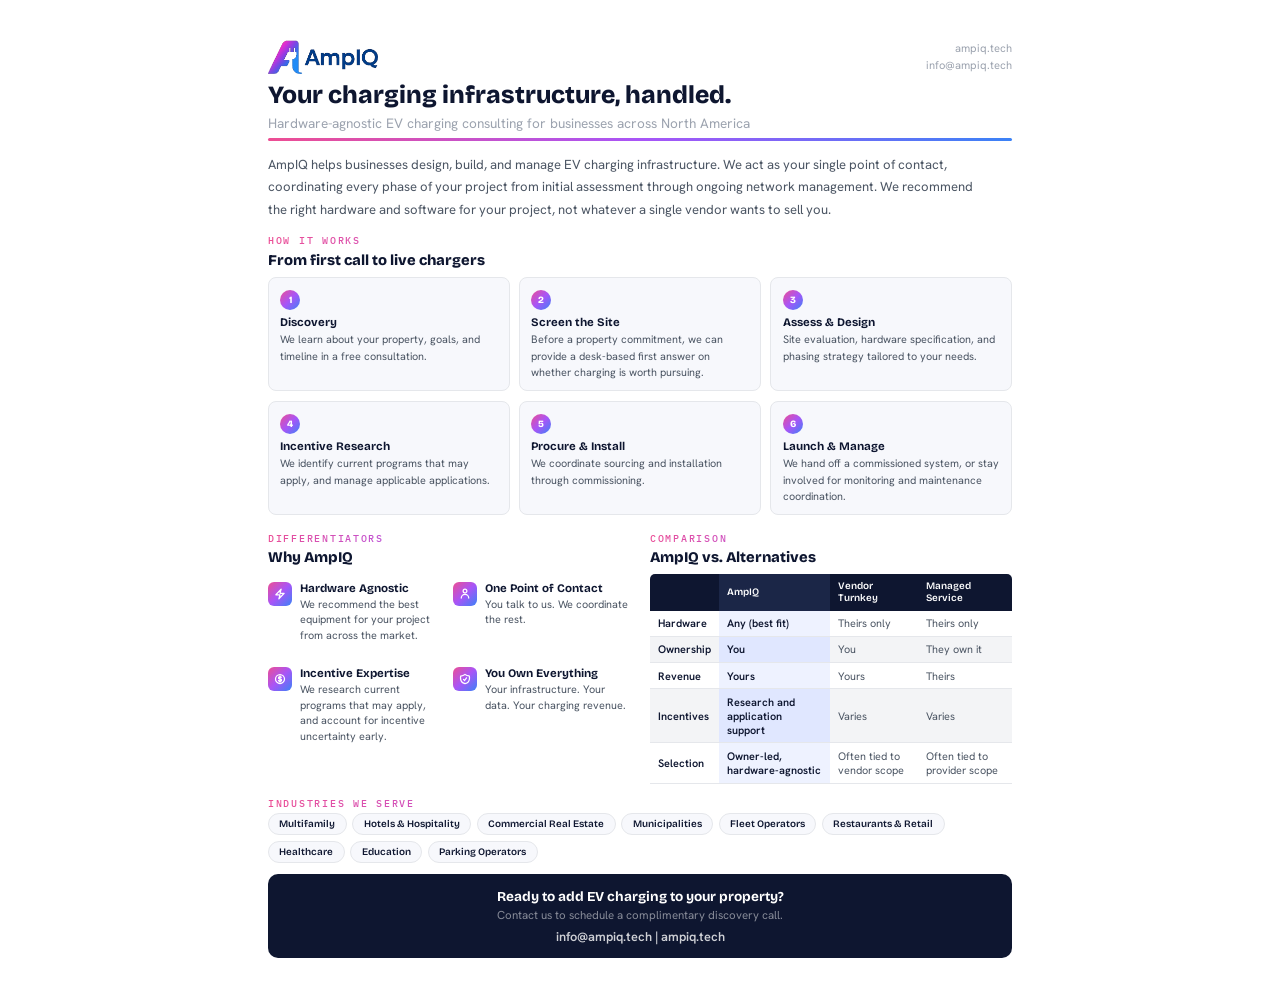
<file: one-pager.html>
<!DOCTYPE html>
<html lang="en">
<head>
  <meta charset="UTF-8">
  <meta name="viewport" content="width=device-width, initial-scale=1.0">
  <meta name="robots" content="noindex, nofollow">
  <title>AmpIQ | EV Charging Consulting</title>
  <link rel="preconnect" href="https://fonts.googleapis.com">
  <link rel="preconnect" href="https://fonts.gstatic.com" crossorigin>
  <link href="https://fonts.googleapis.com/css2?family=Bricolage+Grotesque:opsz,wght@12..96,400..800&family=Hanken+Grotesk:wght@400;500;600;700&family=IBM+Plex+Mono:wght@400;500&display=swap" rel="stylesheet">
  <style>
    *, *::before, *::after { margin: 0; padding: 0; box-sizing: border-box; }
    :root {
      --pink: #ED4E93; --purple: #A855F7; --blue: #3B82F6;
      --navy: #0E1630; --deep: #1B2647; --body: #4B5563;
      --light: #F7F8FC; --white: #FFFFFF;
      --g100: #F3F4F6; --g200: #E5E7EB; --g400: #9CA3AF;
      --grad: linear-gradient(135deg, var(--pink), var(--purple), var(--blue));
      --grad-h: linear-gradient(90deg, var(--pink), var(--purple), var(--blue));
      --fh: "Bricolage Grotesque", Georgia, serif;
      --fb: "Hanken Grotesk", system-ui, sans-serif;
      --fm: "IBM Plex Mono", ui-monospace, monospace;
    }
    @media print {
      body { -webkit-print-color-adjust: exact; print-color-adjust: exact; }
      @page { margin: 0; size: letter; }
      .page { padding: 0.5in 0.65in; min-height: 0; }
    }
    body { font-family: var(--fb); color: var(--body); background: var(--white); -webkit-font-smoothing: antialiased; }
    .page {
      max-width: 8.5in; margin: 0 auto; padding: 2.5rem 2.25rem;
      min-height: 100vh; display: flex; flex-direction: column;
    }

    /* HEADER */
    .header { display: flex; justify-content: space-between; align-items: flex-start; margin-bottom: 0.35rem; }
    .header img { height: 34px; }
    .header-contact { text-align: right; font-size: 0.7rem; color: var(--g400); line-height: 1.5; }
    .header-contact a { color: var(--g400); text-decoration: none; }

    .hero-line {
      font-family: var(--fh); font-size: 1.55rem; font-weight: 800;
      color: var(--navy); margin-bottom: 0.2rem; line-height: 1.25;
    }
    .hero-sub { font-size: 0.85rem; color: var(--g400); margin-bottom: 0.4rem; }
    .grad-rule { height: 3px; background: var(--grad-h); border: none; border-radius: 2px; margin-bottom: 0.8rem; }

    /* INTRO */
    .intro { font-size: 0.82rem; line-height: 1.7; margin-bottom: 0.85rem; max-width: 95%; }

    /* TWO COL */
    .cols { display: grid; grid-template-columns: 1fr 1fr; gap: 1.25rem; margin-bottom: 0.85rem; }

    /* SECTION */
    .sec-label {
      font-family: var(--fm); font-size: 0.6rem; font-weight: 500;
      letter-spacing: 0.18em; text-transform: uppercase;
      background: var(--grad); -webkit-background-clip: text;
      -webkit-text-fill-color: transparent; background-clip: text;
      margin-bottom: 0.2rem;
    }
    .sec-title {
      font-family: var(--fh); font-size: 0.92rem; font-weight: 800;
      color: var(--navy); margin-bottom: 0.5rem;
    }

    /* STEPS */
    .steps { display: grid; grid-template-columns: repeat(3, 1fr); gap: 0.6rem; margin-bottom: 0.2rem; }
    .step {
      background: var(--light); border-radius: 8px; padding: 0.6rem 0.7rem;
      border: 1px solid var(--g200);
    }
    .step-num {
      display: inline-flex; align-items: center; justify-content: center;
      width: 20px; height: 20px; border-radius: 50%;
      background: var(--grad); color: white;
      font-family: var(--fh); font-size: 0.6rem; font-weight: 800;
      margin-bottom: 0.3rem;
    }
    .step h4 { font-family: var(--fh); font-size: 0.72rem; font-weight: 700; color: var(--navy); margin-bottom: 0.15rem; }
    .step p { font-size: 0.68rem; line-height: 1.5; color: var(--body); }

    /* DIFFERENTIATORS */
    .diffs { display: grid; grid-template-columns: 1fr 1fr; gap: 0.5rem; }
    .diff {
      display: flex; gap: 0.5rem; align-items: flex-start;
      padding: 0.45rem 0;
    }
    .diff-icon {
      width: 24px; height: 24px; border-radius: 6px;
      background: var(--grad); display: flex; align-items: center;
      justify-content: center; flex-shrink: 0; margin-top: 1px;
    }
    .diff-icon svg { width: 12px; height: 12px; color: white; }
    .diff h4 { font-family: var(--fh); font-size: 0.72rem; font-weight: 700; color: var(--navy); margin-bottom: 0.1rem; }
    .diff p { font-size: 0.68rem; line-height: 1.45; color: var(--body); }

    /* VERTICALS */
    .tags { display: flex; flex-wrap: wrap; gap: 0.35rem; margin-bottom: 0.2rem; }
    .tag {
      padding: 0.25rem 0.65rem; background: var(--light);
      border: 1px solid var(--g200); border-radius: 100px;
      font-family: var(--fh); font-size: 0.62rem; font-weight: 600;
      color: var(--navy);
    }

    /* COMPARISON TABLE */
    .cmp { width: 100%; border-collapse: collapse; font-size: 0.68rem; margin-top: 0.4rem; }
    .cmp th {
      background: var(--navy); color: var(--white);
      font-family: var(--fh); font-weight: 600; font-size: 0.62rem;
      padding: 0.4rem 0.5rem; text-align: left;
    }
    .cmp th:first-child { border-radius: 5px 0 0 0; }
    .cmp th:last-child { border-radius: 0 5px 0 0; }
    .cmp th:nth-child(2) { background: var(--deep); }
    .cmp td { padding: 0.35rem 0.5rem; border-bottom: 1px solid var(--g200); }
    .cmp td:first-child { font-weight: 600; color: var(--navy); }
    .cmp td:nth-child(2) { background: #EEF2FF; font-weight: 600; color: var(--navy); }
    .cmp tr:nth-child(even) td { background: var(--g100); }
    .cmp tr:nth-child(even) td:nth-child(2) { background: #E0E7FF; }

    /* CTA STRIP */
    .cta-strip {
      margin-top: auto; padding-top: 1rem;
      background: var(--navy); border-radius: 10px;
      padding: 0.85rem 1.5rem; display: flex;
      align-items: center; justify-content: space-between; gap: 1.5rem;
    }
    .cta-strip h3 { font-family: var(--fh); font-size: 0.85rem; font-weight: 700; color: var(--white); margin-bottom: 0.15rem; }
    .cta-strip p { font-size: 0.72rem; color: rgba(255,255,255,0.5); }
    .cta-btn {
      padding: 0.55rem 1.4rem; background: var(--grad);
      color: var(--white); font-family: var(--fh); font-weight: 700;
      font-size: 0.75rem; border-radius: 6px; text-decoration: none;
      white-space: nowrap;
    }

    .footer-line {
      margin-top: 0.5rem; text-align: center;
      font-size: 0.62rem; color: var(--g400); font-style: italic;
    }

    @media (max-width: 640px) {
      body { overflow-x: hidden; }
      .page { padding: 1.75rem 1.25rem; }
      .cols { grid-template-columns: 1fr; }
      .diffs { grid-template-columns: 1fr; }
      .steps { grid-template-columns: 1fr; }
      .cmp { display: block; width: 100%; overflow-x: auto; -webkit-overflow-scrolling: touch; }
    }
  </style>
</head>
<body>
<div class="page">

  <div class="header">
    <img src="[data-uri]" alt="AmpIQ">
    <div class="header-contact">
      <a href="https://ampiq.tech">ampiq.tech</a><br>
      <a href="mailto:info@ampiq.tech">info@ampiq.tech</a>
    </div>
  </div>

  <h1 class="hero-line">Your charging infrastructure, handled.</h1>
  <p class="hero-sub">Hardware-agnostic EV charging consulting for businesses across North America</p>
  <hr class="grad-rule">

  <p class="intro">AmpIQ helps businesses design, build, and manage EV charging infrastructure. We act as your single point of contact, coordinating every phase of your project from initial assessment through ongoing network management. We recommend the right hardware and software for your project, not whatever a single vendor wants to sell you.</p>

  <!-- PROCESS -->
  <div class="sec-label">How It Works</div>
  <div class="sec-title">From first call to live chargers</div>
  <div class="steps">
    <div class="step">
      <div class="step-num">1</div>
      <h4>Discovery</h4>
      <p>We learn about your property, goals, and timeline in a free consultation.</p>
    </div>
    <div class="step">
      <div class="step-num">2</div>
      <h4>Screen the Site</h4>
      <p>Before a property commitment, we can provide a desk-based first answer on whether charging is worth pursuing.</p>
    </div>
    <div class="step">
      <div class="step-num">3</div>
      <h4>Assess & Design</h4>
      <p>Site evaluation, hardware specification, and phasing strategy tailored to your needs.</p>
    </div>
    <div class="step">
      <div class="step-num">4</div>
      <h4>Incentive Research</h4>
      <p>We identify current programs that may apply, and manage applicable applications.</p>
    </div>
    <div class="step">
      <div class="step-num">5</div>
      <h4>Procure & Install</h4>
      <p>We coordinate sourcing and installation through commissioning.</p>
    </div>
    <div class="step">
      <div class="step-num">6</div>
      <h4>Launch & Manage</h4>
      <p>We hand off a commissioned system, or stay involved for monitoring and maintenance coordination.</p>
    </div>
  </div>

  <div class="cols" style="margin-top: 0.85rem;">
    <!-- WHY AMPIQ -->
    <div>
      <div class="sec-label">Differentiators</div>
      <div class="sec-title">Why AmpIQ</div>
      <div class="diffs">
        <div class="diff">
          <div class="diff-icon">
            <svg xmlns="http://www.w3.org/2000/svg" fill="none" viewBox="0 0 24 24" stroke-width="2.5" stroke="currentColor"><path stroke-linecap="round" stroke-linejoin="round" d="m3.75 13.5 10.5-11.25L12 10.5h8.25L9.75 21.75 12 13.5H3.75Z"/></svg>
          </div>
          <div>
            <h4>Hardware Agnostic</h4>
            <p>We recommend the best equipment for your project from across the market.</p>
          </div>
        </div>
        <div class="diff">
          <div class="diff-icon">
            <svg xmlns="http://www.w3.org/2000/svg" fill="none" viewBox="0 0 24 24" stroke-width="2.5" stroke="currentColor"><path stroke-linecap="round" stroke-linejoin="round" d="M15.75 6a3.75 3.75 0 1 1-7.5 0 3.75 3.75 0 0 1 7.5 0ZM4.501 20.118a7.5 7.5 0 0 1 14.998 0"/></svg>
          </div>
          <div>
            <h4>One Point of Contact</h4>
            <p>You talk to us. We coordinate the rest.</p>
          </div>
        </div>
        <div class="diff">
          <div class="diff-icon">
            <svg xmlns="http://www.w3.org/2000/svg" fill="none" viewBox="0 0 24 24" stroke-width="2.5" stroke="currentColor"><path stroke-linecap="round" stroke-linejoin="round" d="M12 6v12m-3-2.818.879.659c1.171.879 3.07.879 4.242 0 1.172-.879 1.172-2.303 0-3.182C13.536 12.219 12.768 12 12 12c-.725 0-1.45-.22-2.003-.659-1.106-.879-1.106-2.303 0-3.182s2.9-.879 4.006 0l.415.33M21 12a9 9 0 1 1-18 0 9 9 0 0 1 18 0Z"/></svg>
          </div>
          <div>
            <h4>Incentive Expertise</h4>
            <p>We research current programs that may apply, and account for incentive uncertainty early.</p>
          </div>
        </div>
        <div class="diff">
          <div class="diff-icon">
            <svg xmlns="http://www.w3.org/2000/svg" fill="none" viewBox="0 0 24 24" stroke-width="2.5" stroke="currentColor"><path stroke-linecap="round" stroke-linejoin="round" d="M9 12.75 11.25 15 15 9.75m-3-7.036A11.959 11.959 0 0 1 3.598 6 11.99 11.99 0 0 0 3 9.749c0 5.592 3.824 10.29 9 11.623 5.176-1.332 9-6.03 9-11.622 0-1.31-.21-2.571-.598-3.751h-.152c-3.196 0-6.1-1.248-8.25-3.285Z"/></svg>
          </div>
          <div>
            <h4>You Own Everything</h4>
            <p>Your infrastructure. Your data. Your charging revenue.</p>
          </div>
        </div>
      </div>
    </div>

    <!-- COMPARISON -->
    <div>
      <div class="sec-label">Comparison</div>
      <div class="sec-title">AmpIQ vs. Alternatives</div>
      <table class="cmp">
        <thead>
          <tr><th></th><th>AmpIQ</th><th>Vendor Turnkey</th><th>Managed Service</th></tr>
        </thead>
        <tbody>
          <tr><td>Hardware</td><td>Any (best fit)</td><td>Theirs only</td><td>Theirs only</td></tr>
          <tr><td>Ownership</td><td>You</td><td>You</td><td>They own it</td></tr>
          <tr><td>Revenue</td><td>Yours</td><td>Yours</td><td>Theirs</td></tr>
          <tr><td>Incentives</td><td>Research and application support</td><td>Varies</td><td>Varies</td></tr>
          <tr><td>Selection</td><td>Owner-led, hardware-agnostic</td><td>Often tied to vendor scope</td><td>Often tied to provider scope</td></tr>
        </tbody>
      </table>
    </div>
  </div>

  <!-- VERTICALS -->
  <div style="margin-bottom: 0.5rem;">
    <div class="sec-label">Industries We Serve</div>
    <div class="tags">
      <span class="tag">Multifamily</span>
      <span class="tag">Hotels & Hospitality</span>
      <span class="tag">Commercial Real Estate</span>
      <span class="tag">Municipalities</span>
      <span class="tag">Fleet Operators</span>
      <span class="tag">Restaurants & Retail</span>
      <span class="tag">Healthcare</span>
      <span class="tag">Education</span>
      <span class="tag">Parking Operators</span>
    </div>
  </div>

  <!-- CTA -->
  <div class="cta-strip" style="justify-content: center; text-align: center;">
    <div>
      <h3>Ready to add EV charging to your property?</h3>
      <p>Contact us to schedule a complimentary discovery call.</p>
      <p style="color: rgba(255,255,255,0.8); font-weight: 600; margin-top: 0.35rem; font-size: 0.8rem;">info@ampiq.tech | ampiq.tech</p>
    </div>
  </div>

</body>
</html>
</file>
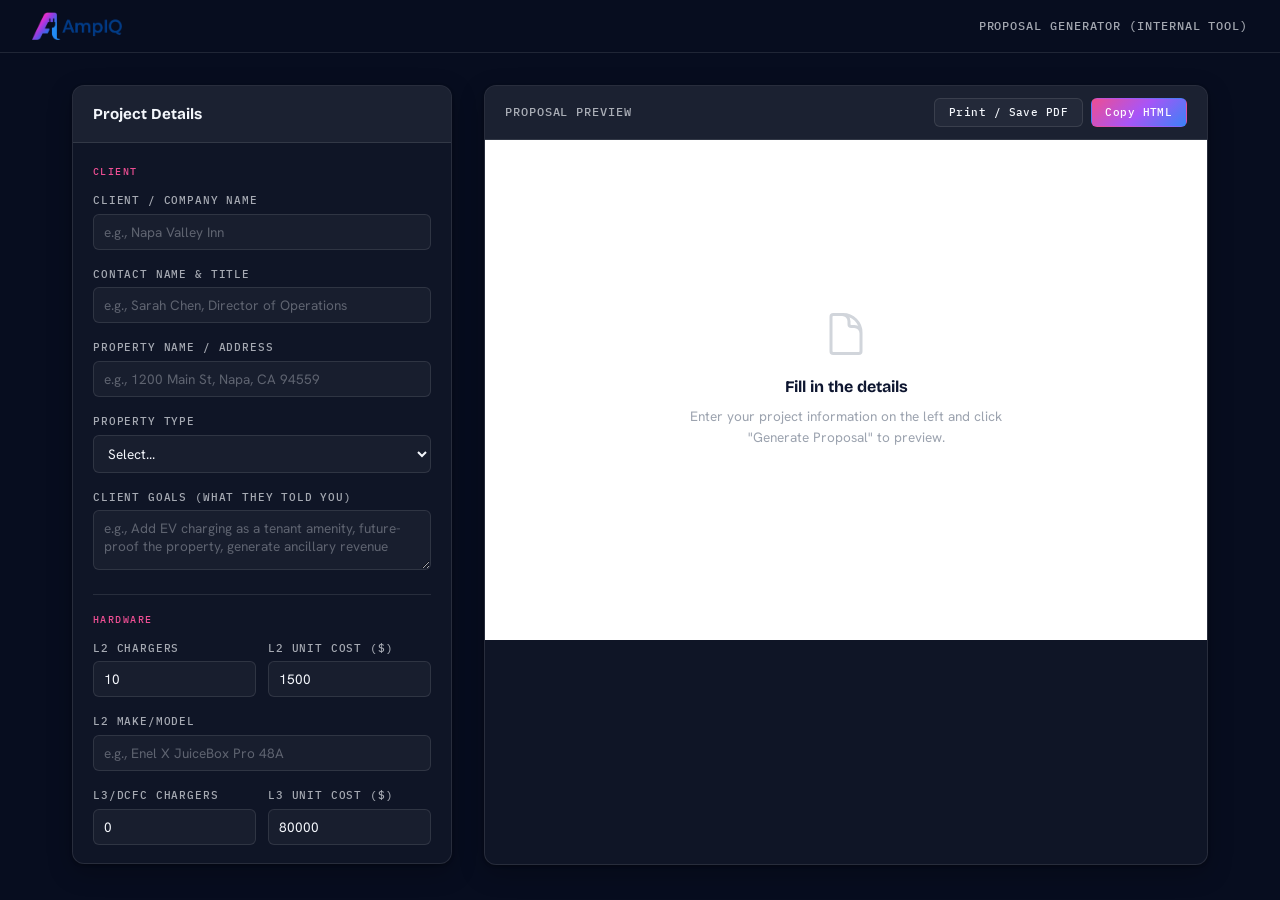
<file: proposal-generator.html>
<!DOCTYPE html>
<html lang="en">
<head>
  <meta charset="UTF-8">
  <meta name="viewport" content="width=device-width, initial-scale=1.0">
  <meta name="robots" content="noindex, nofollow">
  <title>AmpIQ Proposal Generator</title>
  <link rel="preconnect" href="https://fonts.googleapis.com">
  <link rel="preconnect" href="https://fonts.gstatic.com" crossorigin>
  <link href="https://fonts.googleapis.com/css2?family=Bricolage+Grotesque:opsz,wght@12..96,400..800&family=Hanken+Grotesk:wght@400;500;600;700&family=IBM+Plex+Mono:wght@400;500&display=swap" rel="stylesheet">
  <style>
    *, *::before, *::after { margin: 0; padding: 0; box-sizing: border-box; }
    :root {
      --pink: #ED4E93; --purple: #A855F7; --blue: #3B82F6;
      /* Dark engineered-precision chrome */
      --navy: #070D1F;
      --surface: rgba(255,255,255,0.035);
      --hairline: rgba(255,255,255,0.1);
      --ink-on-dark: #f4f7fc;
      --muted-on-dark: rgba(244,247,252,0.66);
      /* Light preview document */
      --ink: #0E1630; --deep: #1E2E4F; --body: #4B5563;
      --light: #F7F8FC; --white: #FFFFFF;
      --g100: #F3F4F6; --g200: #E5E7EB; --g300: #D1D5DB; --g400: #9CA3AF;
      --green: #10B981; --green-bg: #ECFDF5;
      --grad: linear-gradient(135deg, var(--pink), var(--purple), var(--blue));
      --grad-h: linear-gradient(90deg, var(--pink), var(--purple), var(--blue));
      --font-display: "Bricolage Grotesque", Georgia, serif;
      --font-body: "Hanken Grotesk", system-ui, sans-serif;
      --font-mono: "IBM Plex Mono", ui-monospace, monospace;
    }
    body { font-family: var(--font-body); color: var(--ink-on-dark); background: var(--navy); -webkit-font-smoothing: antialiased; line-height: 1.6; }

    /* TOPBAR */
    .topbar {
      background: var(--navy); border-bottom: 1px solid var(--hairline);
      padding: 0.75rem 2rem; display: flex; align-items: center; justify-content: space-between;
    }
    .topbar img { height: 28px; }
    .topbar span { font-family: var(--font-mono); font-size: 0.72rem; font-weight: 500; letter-spacing: 0.08em; text-transform: uppercase; color: var(--muted-on-dark); }

    /* LAYOUT */
    .app { max-width: 1200px; margin: 0 auto; padding: 2rem; display: grid; grid-template-columns: 380px 1fr; gap: 2rem; min-height: calc(100vh - 56px); }

    /* SIDEBAR / FORM */
    .sidebar { position: sticky; top: 2rem; align-self: start; }
    .form-card {
      background: var(--surface); border-radius: 12px; border: 1px solid var(--hairline);
      box-shadow: 0 1px 3px rgba(0,0,0,0.3), 0 8px 24px rgba(0,0,0,0.25);
      overflow: hidden;
    }
    .form-header {
      padding: 1rem 1.25rem; background: rgba(255,255,255,0.05);
      border-bottom: 1px solid var(--hairline);
      display: flex; align-items: center; gap: 0.6rem;
    }
    .form-header h2 { font-family: var(--font-display); font-size: 0.95rem; font-weight: 700; color: var(--ink-on-dark); }
    .form-body { padding: 1.25rem; max-height: calc(100vh - 180px); overflow-y: auto; }

    .field { margin-bottom: 1rem; }
    .field:last-child { margin-bottom: 0; }
    .field label {
      display: block; font-size: 0.66rem; font-weight: 500;
      letter-spacing: 0.08em; text-transform: uppercase;
      color: var(--muted-on-dark); margin-bottom: 0.3rem; font-family: var(--font-mono);
    }
    .field input, .field select, .field textarea {
      width: 100%; padding: 0.5rem 0.65rem;
      border: 1px solid var(--hairline); border-radius: 6px;
      font-family: var(--font-body); font-size: 0.85rem; color: var(--ink-on-dark);
      outline: none; background: rgba(255,255,255,0.04); transition: border-color 0.2s, box-shadow 0.2s;
    }
    .field select option { color: #0E1630; background: #ffffff; }
    .field input::placeholder, .field textarea::placeholder { color: rgba(244,247,252,0.32); }
    .field input:focus, .field select:focus, .field textarea:focus {
      border-color: var(--pink); box-shadow: 0 0 0 3px rgba(237,78,147,0.18);
    }
    .field textarea { resize: vertical; min-height: 60px; }
    .field-row { display: grid; grid-template-columns: 1fr 1fr; gap: 0.75rem; }
    .field-hint { font-size: 0.7rem; color: var(--muted-on-dark); margin-top: 0.15rem; }

    .divider {
      border: none; border-top: 1px solid var(--hairline);
      margin: 1rem 0;
    }
    .divider-label {
      font-family: var(--font-mono); font-size: 0.65rem; font-weight: 500;
      letter-spacing: 0.14em; text-transform: uppercase;
      color: var(--pink); margin-bottom: 0.75rem;
    }

    .gen-btn {
      width: 100%; padding: 0.75rem;
      background: var(--grad); color: #ffffff;
      font-family: var(--font-display); font-weight: 700; font-size: 0.9rem;
      border: none; border-radius: 8px; cursor: pointer;
      margin-top: 1rem; transition: transform 0.2s, box-shadow 0.2s;
    }
    .gen-btn:hover { transform: translateY(-1px); box-shadow: 0 6px 20px rgba(237,78,147,0.3); }

    /* PREVIEW */
    .preview-area {
      background: var(--surface); border-radius: 12px; border: 1px solid var(--hairline);
      box-shadow: 0 1px 3px rgba(0,0,0,0.3), 0 8px 24px rgba(0,0,0,0.25);
      overflow: hidden;
    }
    .preview-toolbar {
      padding: 0.75rem 1.25rem; background: rgba(255,255,255,0.05); border-bottom: 1px solid var(--hairline);
      display: flex; align-items: center; justify-content: space-between;
    }
    .preview-toolbar span { font-family: var(--font-mono); font-size: 0.72rem; font-weight: 500; letter-spacing: 0.08em; text-transform: uppercase; color: var(--muted-on-dark); }
    .toolbar-actions { display: flex; gap: 0.5rem; }
    .toolbar-btn {
      padding: 0.4rem 0.85rem; border: 1px solid var(--hairline); border-radius: 6px;
      background: rgba(255,255,255,0.04); font-family: var(--font-mono); font-size: 0.7rem;
      letter-spacing: 0.04em; font-weight: 500; color: var(--ink-on-dark); cursor: pointer; transition: 0.2s;
    }
    .toolbar-btn:hover { border-color: var(--pink); color: #fff; }
    .toolbar-btn.primary { background: var(--grad); color: #fff; border-color: transparent; }
    .toolbar-btn.primary:hover { box-shadow: 0 4px 16px rgba(237,78,147,0.3); }

    /* The preview FRAME is the light client-facing document */
    .preview-frame {
      padding: 2.5rem;
      min-height: 500px;
      background: var(--white);
      color: var(--body);
    }

    /* PROPOSAL STYLES (inside preview), stays LIGHT, print-friendly client document */
    .prop-header { display: flex; justify-content: space-between; align-items: flex-start; margin-bottom: 0.5rem; }
    .prop-header img { height: 32px; }
    .prop-contact { text-align: right; font-size: 0.72rem; color: var(--g400); line-height: 1.5; }
    .prop-title { font-family: var(--font-display); font-size: 1.6rem; font-weight: 800; color: var(--ink); margin-bottom: 0.2rem; }
    .prop-sub { font-size: 0.92rem; color: var(--g400); margin-bottom: 0.35rem; }
    .prop-rule { height: 3px; background: var(--grad-h); border: none; border-radius: 2px; margin: 0.75rem 0 1.25rem; }
    .prop-meta { display: grid; grid-template-columns: 1fr 1fr; gap: 0.5rem; margin-bottom: 1.5rem; }
    .prop-meta-label { font-family: var(--font-mono); font-size: 0.62rem; font-weight: 500; letter-spacing: 0.08em; text-transform: uppercase; color: var(--ink); margin-bottom: 0.05rem; }
    .prop-meta-val { font-size: 0.82rem; color: var(--body); }

    .prop-sec-label {
      font-family: var(--font-mono); font-size: 0.58rem; font-weight: 500;
      letter-spacing: 0.14em; text-transform: uppercase;
      background: var(--grad); -webkit-background-clip: text;
      -webkit-text-fill-color: transparent; background-clip: text;
      margin: 1.75rem 0 0.2rem;
    }
    .prop-sec-title { font-family: var(--font-display); font-size: 1.05rem; font-weight: 800; color: var(--ink); margin-bottom: 0.4rem; }
    .prop-p { font-family: var(--font-body); font-size: 0.82rem; line-height: 1.75; margin-bottom: 0.6rem; color: var(--body); }

    .prop-table { width: 100%; border-collapse: collapse; font-size: 0.78rem; margin: 0.75rem 0; }
    .prop-table th {
      background: var(--ink); color: var(--white);
      font-family: var(--font-mono); font-weight: 500; font-size: 0.66rem;
      letter-spacing: 0.04em; text-transform: uppercase;
      padding: 0.45rem 0.55rem; text-align: left;
    }
    .prop-table th:first-child { border-radius: 5px 0 0 0; }
    .prop-table th:last-child { border-radius: 0 5px 0 0; }
    .prop-table td { padding: 0.4rem 0.55rem; border-bottom: 1px solid var(--g200); vertical-align: top; }
    .prop-table tr:nth-child(even) td { background: var(--g100); }
    .prop-table .row-label { font-weight: 600; color: var(--ink); }
    .prop-table .row-val { font-weight: 600; color: var(--deep); }
    .prop-table .row-total td { border-top: 2px solid var(--ink); font-weight: 700; color: var(--ink); font-family: var(--font-display); }
    .prop-table .row-hl td { background: #FCEAF2 !important; }

    .prop-callout {
      background: var(--light); border-left: 3px solid var(--pink);
      border-radius: 0 8px 8px 0; padding: 0.65rem 0.9rem;
      margin: 0.75rem 0; font-size: 0.8rem; line-height: 1.6;
    }
    .prop-callout strong { color: var(--ink); }

    .prop-cta {
      background: var(--ink); border-radius: 10px; padding: 1.25rem 1.5rem;
      display: flex; align-items: center; justify-content: space-between; gap: 1.5rem; margin: 1.5rem 0 1rem;
    }
    .prop-cta h3 { font-family: var(--font-display); font-size: 0.88rem; font-weight: 700; color: var(--white); margin-bottom: 0.1rem; }
    .prop-cta p { font-size: 0.75rem; color: rgba(255,255,255,0.5); }
    .prop-cta a {
      padding: 0.5rem 1.2rem; background: var(--grad); color: var(--white);
      font-family: var(--font-display); font-weight: 700; font-size: 0.75rem;
      border-radius: 6px; text-decoration: none; white-space: nowrap;
    }

    .prop-footer {
      border-top: 1px solid var(--g200); padding-top: 0.75rem; margin-top: 1rem;
      display: flex; justify-content: space-between; font-size: 0.65rem; color: var(--g400);
    }

    /* Empty state lives inside the light preview frame */
    .empty-state {
      display: flex; flex-direction: column; align-items: center; justify-content: center;
      min-height: 400px; text-align: center; color: var(--g400);
    }
    .empty-state svg { width: 48px; height: 48px; margin-bottom: 1rem; color: var(--g300); }
    .empty-state h3 { font-family: var(--font-display); font-size: 1rem; color: var(--ink); margin-bottom: 0.35rem; }
    .empty-state p { font-family: var(--font-body); font-size: 0.85rem; max-width: 320px; }

    @media (max-width: 860px) {
      .app { grid-template-columns: 1fr; }
      .sidebar { position: static; }
      .form-body { max-height: none; }
    }
    @media print {
      body { background: white; }
      .topbar, .sidebar, .preview-toolbar { display: none !important; }
      .app { grid-template-columns: 1fr; padding: 0; }
      .preview-area { border: none; box-shadow: none; border-radius: 0; }
      .preview-frame { padding: 0.5in; }
      @page { margin: 0.5in; size: letter; }
      body { -webkit-print-color-adjust: exact; print-color-adjust: exact; }
    }
  </style>
</head>
<body>

<div class="topbar">
  <img src="[data-uri]" alt="AmpIQ">
  <span>Proposal Generator (Internal Tool)</span>
</div>

<div class="app">

  <!-- SIDEBAR FORM -->
  <div class="sidebar">
    <div class="form-card">
      <div class="form-header">
        <h2>Project Details</h2>
      </div>
      <div class="form-body">

        <div class="divider-label">Client</div>
        <div class="field">
          <label>Client / Company Name</label>
          <input type="text" id="clientName" placeholder="e.g., Napa Valley Inn">
        </div>
        <div class="field">
          <label>Contact Name & Title</label>
          <input type="text" id="contactName" placeholder="e.g., Sarah Chen, Director of Operations">
        </div>
        <div class="field">
          <label>Property Name / Address</label>
          <input type="text" id="propertyName" placeholder="e.g., 1200 Main St, Napa, CA 94559">
        </div>
        <div class="field">
          <label>Property Type</label>
          <select id="propertyType">
            <option value="">Select...</option>
            <option>Multifamily Residential</option>
            <option>Hotel / Hospitality</option>
            <option>Commercial Office</option>
            <option>Retail / Restaurant</option>
            <option>Municipal / Public</option>
            <option>Fleet Depot</option>
            <option>Healthcare Campus</option>
            <option>Mixed-Use</option>
            <option>Other</option>
          </select>
        </div>
        <div class="field">
          <label>Client Goals (what they told you)</label>
          <textarea id="clientGoals" placeholder="e.g., Add EV charging as a tenant amenity, future-proof the property, generate ancillary revenue"></textarea>
        </div>

        <hr class="divider">
        <div class="divider-label">Hardware</div>

        <div class="field-row">
          <div class="field">
            <label>L2 Chargers</label>
            <input type="number" id="l2Qty" value="10" min="0">
          </div>
          <div class="field">
            <label>L2 Unit Cost ($)</label>
            <input type="number" id="l2Cost" value="1500" min="0" step="100">
          </div>
        </div>
        <div class="field">
          <label>L2 Make/Model</label>
          <input type="text" id="l2Model" placeholder="e.g., Enel X JuiceBox Pro 48A">
        </div>
        <div class="field-row">
          <div class="field">
            <label>L3/DCFC Chargers</label>
            <input type="number" id="l3Qty" value="0" min="0">
          </div>
          <div class="field">
            <label>L3 Unit Cost ($)</label>
            <input type="number" id="l3Cost" value="80000" min="0" step="1000">
          </div>
        </div>
        <div class="field">
          <label>L3 Make/Model</label>
          <input type="text" id="l3Model" placeholder="e.g., ABB Terra 360">
        </div>
        <div class="field">
          <label>Networking Platform</label>
          <input type="text" id="networkPlatform" placeholder="e.g., EV Connect, SWTCH">
        </div>

        <hr class="divider">
        <div class="divider-label">Pricing</div>

        <div class="field-row">
          <div class="field">
            <label>Consulting Fee ($)</label>
            <input type="number" id="consultFee" value="15000" min="0" step="500">
          </div>
          <div class="field">
            <label>Install Estimate ($)</label>
            <input type="number" id="installCost" value="12000" min="0" step="500">
          </div>
        </div>
        <div class="field">
          <label>Permitting/Utility Fees ($)</label>
          <input type="number" id="permitFees" value="2000" min="0" step="100">
        </div>
        <div class="field">
          <label>Total Estimated Incentives ($)</label>
          <input type="number" id="incentives" value="15000" min="0" step="500">
        </div>

        <hr class="divider">
        <div class="divider-label">Timeline</div>
        <div class="field">
          <label>Estimated Total Weeks</label>
          <input type="number" id="totalWeeks" value="12" min="1" max="104">
        </div>

        <hr class="divider">
        <div class="divider-label">Management (Optional)</div>
        <div class="field">
          <label>Include Management Section?</label>
          <select id="includeMgmt">
            <option value="yes">Yes</option>
            <option value="no">No</option>
          </select>
        </div>
        <div class="field-row" id="mgmtFields">
          <div class="field">
            <label>Rev Share %</label>
            <input type="number" id="revShare" value="15" min="0" max="30">
          </div>
          <div class="field">
            <label>Monthly Min ($)</label>
            <input type="number" id="monthlyMin" value="300" min="0" step="50">
          </div>
        </div>

        <button class="gen-btn" onclick="generate()">Generate Proposal</button>
      </div>
    </div>
  </div>

  <!-- PREVIEW -->
  <div class="preview-area">
    <div class="preview-toolbar">
      <span>Proposal Preview</span>
      <div class="toolbar-actions">
        <button class="toolbar-btn" onclick="window.print()">Print / Save PDF</button>
        <button class="toolbar-btn primary" onclick="copyHTML()">Copy HTML</button>
      </div>
    </div>
    <div class="preview-frame" id="preview">
      <div class="empty-state">
        <svg xmlns="http://www.w3.org/2000/svg" fill="none" viewBox="0 0 24 24" stroke-width="1.5" stroke="currentColor"><path stroke-linecap="round" stroke-linejoin="round" d="M19.5 14.25v-2.625a3.375 3.375 0 0 0-3.375-3.375h-1.5A1.125 1.125 0 0 1 13.5 7.125v-1.5a3.375 3.375 0 0 0-3.375-3.375H8.25m2.25 0H5.625c-.621 0-1.125.504-1.125 1.125v17.25c0 .621.504 1.125 1.125 1.125h12.75c.621 0 1.125-.504 1.125-1.125V11.25a9 9 0 0 0-9-9Z"/></svg>
        <h3>Fill in the details</h3>
        <p>Enter your project information on the left and click "Generate Proposal" to preview.</p>
      </div>
    </div>
  </div>

</div>

<script>
const $ = id => document.getElementById(id);
const fmt = n => '$' + Math.round(n).toLocaleString();
const today = new Date().toLocaleDateString('en-US', { year:'numeric', month:'long', day:'numeric' });
const valid = new Date(Date.now() + 60*86400000).toLocaleDateString('en-US', { year:'numeric', month:'long', day:'numeric' });

$('includeMgmt').addEventListener('change', function() {
  $('mgmtFields').style.display = this.value === 'yes' ? 'grid' : 'none';
});

function copyHTML() {
  const html = $('preview').innerHTML;
  navigator.clipboard.writeText(html).then(() => {
    alert('Proposal HTML copied to clipboard.');
  });
}

function generate() {
  const d = {
    client: $('clientName').value || '[Client Name]',
    contact: $('contactName').value || '[Contact Name]',
    property: $('propertyName').value || '[Property Address]',
    propType: $('propertyType').value || '[Property Type]',
    goals: $('clientGoals').value || '[Client goals to be added]',
    l2: +$('l2Qty').value || 0,
    l2c: +$('l2Cost').value || 0,
    l2m: $('l2Model').value || '[L2 Make/Model]',
    l3: +$('l3Qty').value || 0,
    l3c: +$('l3Cost').value || 0,
    l3m: $('l3Model').value || '[L3 Make/Model]',
    net: $('networkPlatform').value || '[Platform]',
    fee: +$('consultFee').value || 0,
    install: +$('installCost').value || 0,
    permit: +$('permitFees').value || 0,
    incent: +$('incentives').value || 0,
    weeks: +$('totalWeeks').value || 12,
    mgmt: $('includeMgmt').value === 'yes',
    rs: +$('revShare').value || 15,
    mmin: +$('monthlyMin').value || 300,
  };

  const hwTotal = (d.l2 * d.l2c) + (d.l3 * d.l3c);
  const projTotal = d.fee + hwTotal + d.install + d.permit;
  const netInvest = projTotal - d.incent;
  const ports = d.l2 + d.l3;

  const p1 = Math.round(d.weeks * 0.25);
  const p2 = Math.round(d.weeks * 0.2);
  const p3 = Math.round(d.weeks * 0.35);
  const p4 = d.weeks - p1 - p2 - p3;

  let chargerDesc = '';
  if (d.l2 > 0 && d.l3 > 0) chargerDesc = `${d.l2} networked L2 chargers and ${d.l3} DC fast charger${d.l3 > 1 ? 's' : ''}`;
  else if (d.l2 > 0) chargerDesc = `${d.l2} networked L2 charger${d.l2 > 1 ? 's' : ''}`;
  else chargerDesc = `${d.l3} DC fast charger${d.l3 > 1 ? 's' : ''}`;

  let mgmtSection = '';
  if (d.mgmt) {
    mgmtSection = `
      <div class="prop-sec-label">OPTIONAL</div>
      <div class="prop-sec-title">Ongoing Management</div>
      <p class="prop-p">AmpIQ offers ongoing management of your charging network at a revenue share of ${d.rs}% of gross charging revenue, subject to a monthly minimum of ${fmt(d.mmin)} per site. Management services include:</p>
      <p class="prop-p" style="padding-left: 1rem;">
        &bull; 24/7 uptime monitoring and alerts<br>
        &bull; Maintenance coordination and dispatch<br>
        &bull; Driver support escalation<br>
        &bull; Monthly utilization and revenue reporting<br>
        &bull; Pricing optimization and revenue strategy
      </p>
    `;
  }

  const html = `
    <div class="prop-header">
      <img src="[data-uri]" alt="AmpIQ" style="height:32px;">
      <div class="prop-contact">ampiq.tech<br>info@ampiq.tech</div>
    </div>

    <div class="prop-title">EV Charging Infrastructure Proposal</div>
    <div class="prop-sub">Prepared for ${d.client}</div>
    <hr class="prop-rule">

    <div class="prop-meta">
      <div>
        <div class="prop-meta-label">Prepared For</div>
        <div class="prop-meta-val">${d.client}<br>${d.contact}<br>${d.property}</div>
      </div>
      <div>
        <div class="prop-meta-label">Prepared By</div>
        <div class="prop-meta-val">AmpIQ LLC<br>Zak Winnick, Founder<br>${today}</div>
      </div>
      <div>
        <div class="prop-meta-label">Project Scope</div>
        <div class="prop-meta-val">${chargerDesc} for ${d.propType.toLowerCase()} property</div>
      </div>
      <div>
        <div class="prop-meta-label">Valid Through</div>
        <div class="prop-meta-val">${valid}</div>
      </div>
    </div>

    <div class="prop-sec-label">OVERVIEW</div>
    <div class="prop-sec-title">Executive Summary</div>
    <p class="prop-p">Thank you for the opportunity to work with ${d.client} on your EV charging infrastructure project at ${d.property}.</p>
    <p class="prop-p">${d.goals}</p>
    <p class="prop-p">AmpIQ is recommending a deployment of ${chargerDesc}, managed through the ${d.net} platform. Our estimated project timeline is ${d.weeks} weeks from approval to live chargers, with an estimated total investment of ${fmt(projTotal)} before incentives and ${fmt(netInvest)} after estimated incentive capture.</p>

    <div class="prop-sec-label">SOLUTION</div>
    <div class="prop-sec-title">Recommended Configuration</div>
    <table class="prop-table">
      <thead><tr><th>Component</th><th>Specification</th><th>Qty</th><th style="text-align:right;">Unit Cost</th><th style="text-align:right;">Total</th></tr></thead>
      <tbody>
        ${d.l2 > 0 ? `<tr><td class="row-label">L2 Charger</td><td>${d.l2m}</td><td>${d.l2}</td><td class="row-val" style="text-align:right;">${fmt(d.l2c)}</td><td class="row-val" style="text-align:right;">${fmt(d.l2 * d.l2c)}</td></tr>` : ''}
        ${d.l3 > 0 ? `<tr><td class="row-label">L3/DCFC</td><td>${d.l3m}</td><td>${d.l3}</td><td class="row-val" style="text-align:right;">${fmt(d.l3c)}</td><td class="row-val" style="text-align:right;">${fmt(d.l3 * d.l3c)}</td></tr>` : ''}
        <tr><td class="row-label">Networking</td><td>${d.net}</td><td>${ports} ports</td><td class="row-val" style="text-align:right;">Included</td><td class="row-val" style="text-align:right;">Included</td></tr>
      </tbody>
    </table>

    <div class="prop-sec-label">INCENTIVES</div>
    <div class="prop-sec-title">Estimated Incentive Opportunities</div>
    <p class="prop-p">AmpIQ has identified an estimated ${fmt(d.incent)} in potential incentives for this project. We will manage the application process for all applicable federal, state, utility, and local programs.</p>
    <div class="prop-callout"><strong>Note:</strong> Incentive amounts are estimates based on current program availability and are subject to change. Some programs require application before construction begins.</div>

    <div class="prop-sec-label">TIMELINE</div>
    <div class="prop-sec-title">Projected Timeline</div>
    <table class="prop-table">
      <thead><tr><th>Phase</th><th>Duration</th><th>Activities</th></tr></thead>
      <tbody>
        <tr><td class="row-label">Design & Permitting</td><td>${p1} weeks</td><td>Design finalization, incentive applications, permit submission</td></tr>
        <tr><td class="row-label">Procurement</td><td>${p2} weeks</td><td>Hardware ordering, contractor scheduling</td></tr>
        <tr><td class="row-label">Installation</td><td>${p3} weeks</td><td>Electrical work, charger installation, inspections</td></tr>
        <tr><td class="row-label">Commissioning</td><td>${p4} weeks</td><td>Testing, network activation, client handoff</td></tr>
        <tr class="row-total"><td>Total</td><td>${d.weeks} weeks</td><td>Approval to live chargers</td></tr>
      </tbody>
    </table>

    <div class="prop-sec-label">INVESTMENT</div>
    <div class="prop-sec-title">Investment Summary</div>
    <table class="prop-table">
      <thead><tr><th>Line Item</th><th style="text-align:right;">Amount</th></tr></thead>
      <tbody>
        <tr><td class="row-label">AmpIQ Consulting & Project Management</td><td class="row-val" style="text-align:right;">${fmt(d.fee)}</td></tr>
        <tr><td class="row-label">Hardware & Software</td><td class="row-val" style="text-align:right;">${fmt(hwTotal)}</td></tr>
        <tr><td class="row-label">Estimated Installation</td><td class="row-val" style="text-align:right;">${fmt(d.install)}</td></tr>
        <tr><td class="row-label">Permitting & Utility Fees</td><td class="row-val" style="text-align:right;">${fmt(d.permit)}</td></tr>
        <tr class="row-total"><td>Total Project Investment</td><td style="text-align:right;">${fmt(projTotal)}</td></tr>
        <tr class="row-hl"><td class="row-label">Less: Estimated Incentives</td><td class="row-val" style="text-align:right;">(${fmt(d.incent)})</td></tr>
        <tr class="row-total row-hl"><td>Estimated Net Investment</td><td style="text-align:right;">${fmt(netInvest)}</td></tr>
      </tbody>
    </table>

    ${mgmtSection}

    <div class="prop-sec-label">ABOUT</div>
    <div class="prop-sec-title">About AmpIQ</div>
    <p class="prop-p">AmpIQ is a hardware-agnostic EV charging advisory and project orchestration firm. We help property owners evaluate, design, deliver, and manage charging infrastructure with a clear view of each project decision.</p>
    <p class="prop-p">We are not a hardware vendor. We recommend the right solution for your project, not whatever a single manufacturer wants to sell you. You own your infrastructure, your data, and your charging revenue.</p>

    <div class="prop-cta">
      <div>
        <h3>Next Steps</h3>
        <p>To proceed, reply to confirm acceptance and AmpIQ will initiate the design phase immediately.</p>
      </div>
      <a href="mailto:info@ampiq.tech?subject=Proposal%20acceptance">Accept this proposal</a>
    </div>

    <div class="prop-footer">
      <div>AmpIQ LLC &nbsp;|&nbsp; ampiq.tech &nbsp;|&nbsp; info@ampiq.tech</div>
      <div style="text-align:right;"><em>Valid ${valid}. All fees subject to final scoping.</em></div>
    </div>
  `;

  $('preview').innerHTML = html;
}
</script>

</body>
</html>
</file>
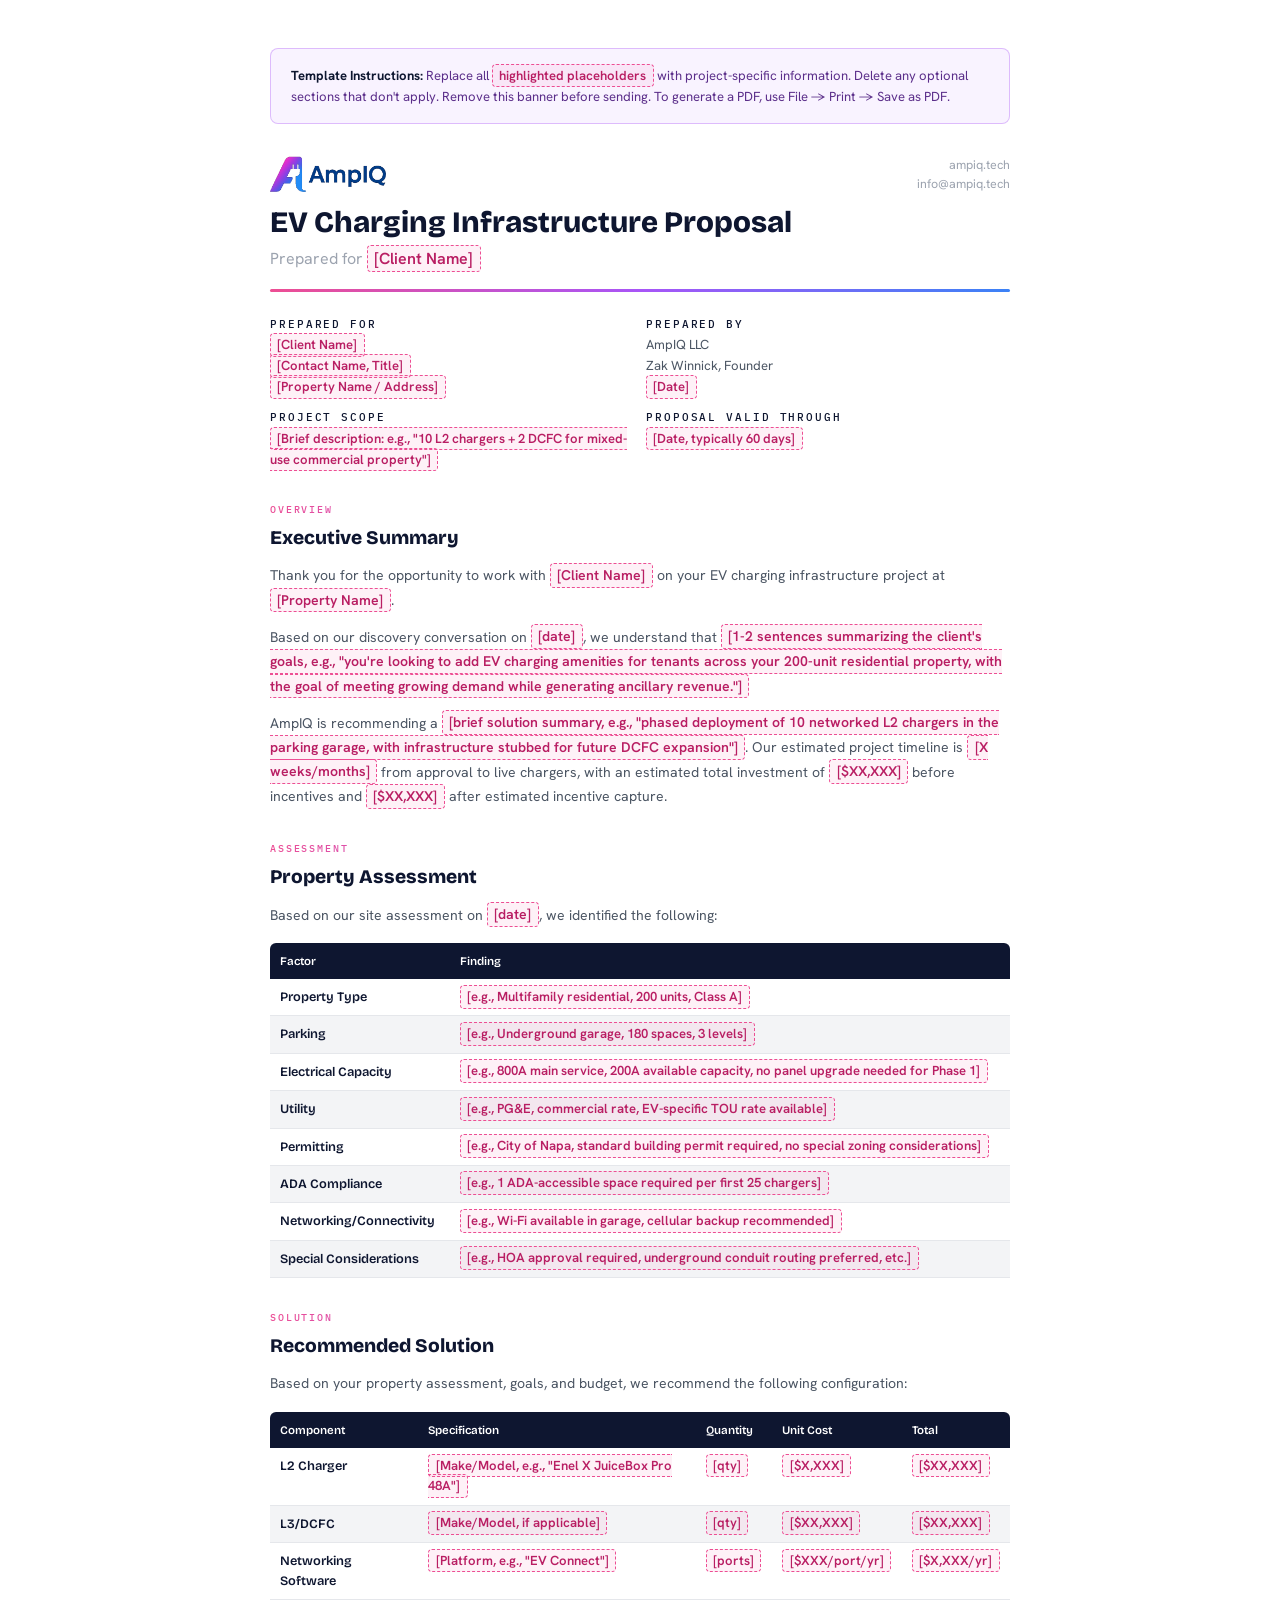
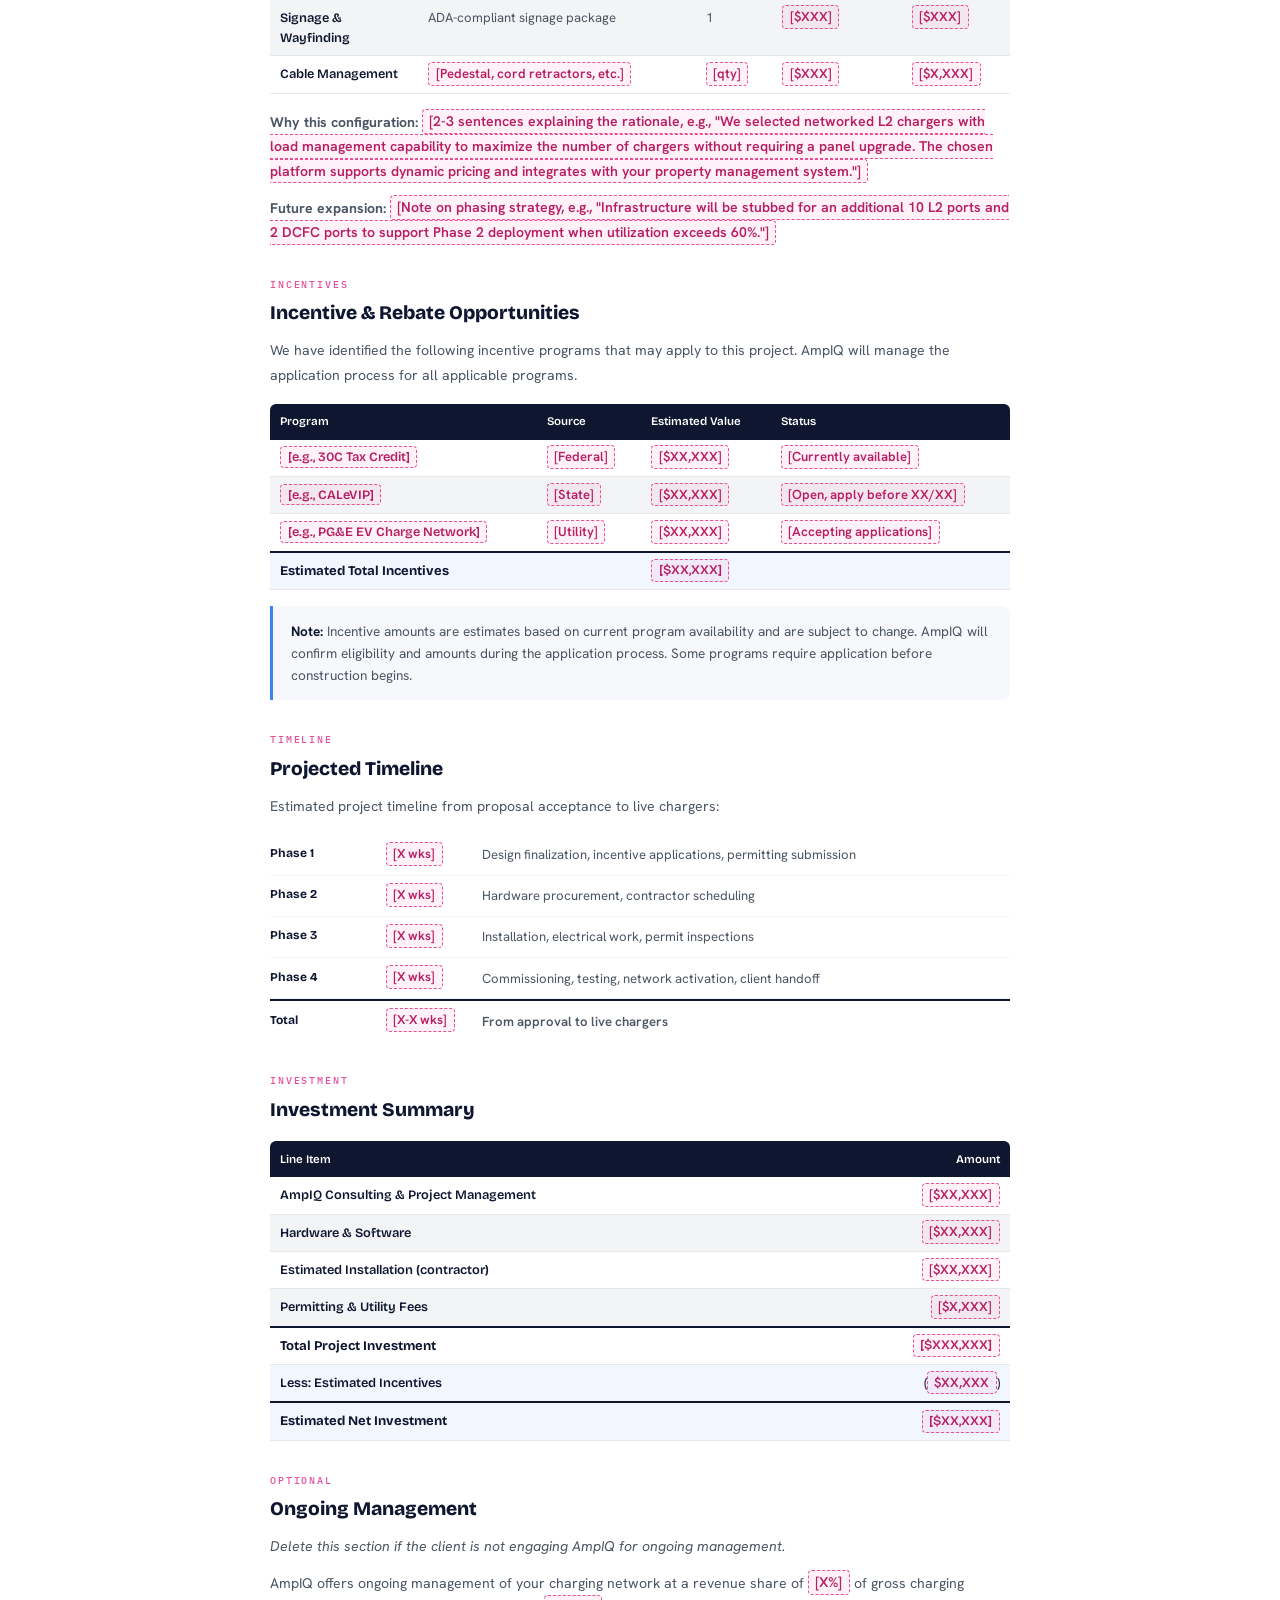
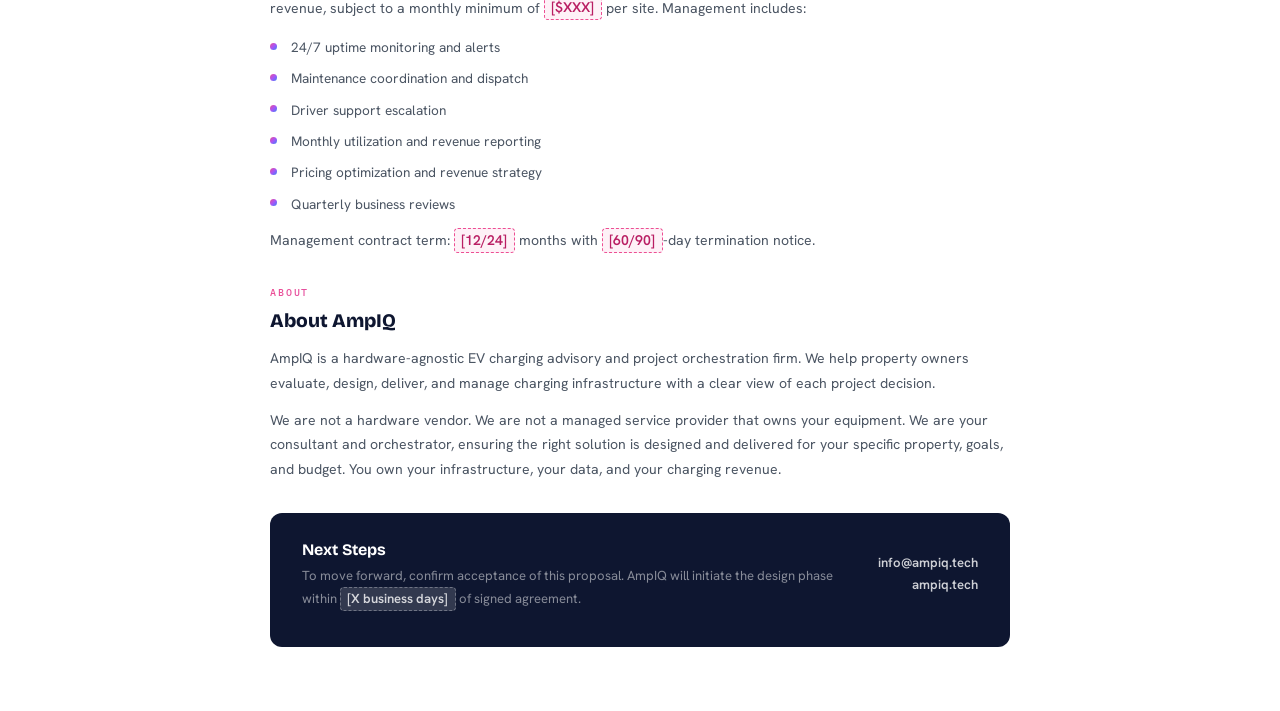
<file: proposal-template.html>
<!DOCTYPE html>
<html lang="en">
<head>
  <meta charset="UTF-8">
  <meta name="viewport" content="width=device-width, initial-scale=1.0">
  <meta name="robots" content="noindex, nofollow">
  <title>AmpIQ Proposal</title>
  <link rel="preconnect" href="https://fonts.googleapis.com">
  <link rel="preconnect" href="https://fonts.gstatic.com" crossorigin>
  <link href="https://fonts.googleapis.com/css2?family=Bricolage+Grotesque:opsz,wght@12..96,400..800&family=Hanken+Grotesk:wght@400;500;600;700&family=IBM+Plex+Mono:wght@400;500&display=swap" rel="stylesheet">
  <style>
    *, *::before, *::after { margin: 0; padding: 0; box-sizing: border-box; }
    :root {
      --pink: #ED4E93; --purple: #A855F7; --blue: #3B82F6;
      --navy: #0E1630; --deep: #1E2E4F; --body: #4B5563;
      --light: #F7F8FC; --white: #FFFFFF;
      --g100: #F3F4F6; --g200: #E5E7EB; --g300: #D1D5DB; --g400: #9CA3AF;
      --grad: linear-gradient(135deg, var(--pink), var(--purple), var(--blue));
      --grad-h: linear-gradient(90deg, var(--pink), var(--purple), var(--blue));
      --fh: 'Bricolage Grotesque', Georgia, serif;
      --fb: 'Hanken Grotesk', system-ui, sans-serif;
      --fm: 'IBM Plex Mono', ui-monospace, monospace;
    }
    @media print {
      body { -webkit-print-color-adjust: exact; print-color-adjust: exact; }
      @page { margin: 0.65in; size: letter; }
      .page-break { page-break-before: always; }
      .no-print { display: none !important; }
    }
    body { font-family: var(--fb); color: var(--body); background: var(--white); -webkit-font-smoothing: antialiased; line-height: 1.6; }
    .doc { max-width: 820px; margin: 0 auto; padding: 3rem 2.5rem; }

    /* PLACEHOLDER STYLING */
    .ph {
      background: rgba(237, 78, 147, 0.08); border: 1px dashed var(--pink); border-radius: 4px;
      padding: 0.15rem 0.4rem; color: #B91E63; font-weight: 600;
      font-size: inherit;
    }

    /* EDIT INSTRUCTIONS */
    .edit-banner {
      background: rgba(168, 85, 247, 0.07); border: 1px solid rgba(168, 85, 247, 0.35); border-radius: 8px;
      padding: 1rem 1.25rem; margin-bottom: 2rem; font-size: 0.82rem;
      color: #5B2E8A; line-height: 1.6;
    }
    .edit-banner strong { color: var(--navy); }

    /* HEADER */
    .doc-header { display: flex; justify-content: space-between; align-items: flex-start; margin-bottom: 0.75rem; }
    .doc-header img { height: 36px; }
    .doc-header-right { text-align: right; font-size: 0.78rem; color: var(--g400); line-height: 1.5; }
    .doc-header-right a { color: var(--g400); text-decoration: none; }

    /* COVER */
    .cover-title { font-family: var(--fh); font-size: 1.85rem; font-weight: 800; color: var(--navy); margin-bottom: 0.25rem; line-height: 1.2; }
    .cover-sub { font-size: 1rem; color: var(--g400); margin-bottom: 0.35rem; }
    .grad-rule { height: 3px; background: var(--grad-h); border: none; border-radius: 2px; margin: 1rem 0 1.5rem; }

    .cover-meta { display: grid; grid-template-columns: 1fr 1fr; gap: 0.75rem; margin-bottom: 2rem; }
    .meta-item { font-size: 0.82rem; }
    .meta-label { font-weight: 500; color: var(--navy); font-size: 0.66rem; text-transform: uppercase; letter-spacing: 0.18em; margin-bottom: 0.1rem; font-family: var(--fm); }

    /* SECTIONS */
    .sec-label {
      font-family: var(--fm); font-size: 0.64rem; font-weight: 500;
      letter-spacing: 0.18em; text-transform: uppercase;
      background: var(--grad); -webkit-background-clip: text;
      -webkit-text-fill-color: transparent; background-clip: text;
      margin-bottom: 0.3rem; margin-top: 2rem;
    }
    .sec-title {
      font-family: var(--fh); font-size: 1.2rem; font-weight: 800;
      color: var(--navy); margin-bottom: 0.6rem;
    }
    p { font-size: 0.88rem; line-height: 1.75; margin-bottom: 0.75rem; }

    /* TABLES */
    table { width: 100%; border-collapse: collapse; font-size: 0.82rem; margin: 1rem 0; }
    thead th {
      background: var(--navy); color: var(--white);
      font-family: var(--fh); font-weight: 600; font-size: 0.72rem;
      padding: 0.55rem 0.65rem; text-align: left;
    }
    thead th:first-child { border-radius: 6px 0 0 0; }
    thead th:last-child { border-radius: 0 6px 0 0; }
    tbody td {
      padding: 0.5rem 0.65rem; border-bottom: 1px solid var(--g200);
      vertical-align: top; line-height: 1.55;
    }
    tbody tr:nth-child(even) td { background: var(--g100); }
    td.label { font-weight: 600; color: var(--navy); font-family: var(--fh); font-size: 0.8rem; }
    td.val { font-weight: 600; color: var(--deep); }
    tr.total td { border-top: 2px solid var(--navy); font-weight: 700; color: var(--navy); font-family: var(--fh); }
    tr.highlight td { background: rgba(59, 130, 246, 0.07) !important; }

    /* CALLOUT */
    .callout {
      background: var(--light); border-left: 3px solid var(--blue);
      border-radius: 0 8px 8px 0; padding: 0.85rem 1.1rem;
      margin: 1rem 0; font-size: 0.85rem; line-height: 1.65;
    }
    .callout strong { color: var(--navy); }

    /* BULLET LIST */
    .blist { list-style: none; padding: 0; margin: 0.5rem 0; }
    .blist li {
      padding: 0.3rem 0 0.3rem 1.3rem; position: relative;
      font-size: 0.85rem; line-height: 1.6;
    }
    .blist li::before {
      content: ''; position: absolute; left: 0; top: 0.65rem;
      width: 7px; height: 7px; border-radius: 50%; background: var(--grad);
    }

    /* TIMELINE */
    .timeline { margin: 1rem 0; }
    .tl-row { display: flex; gap: 1rem; padding: 0.6rem 0; border-bottom: 1px solid var(--g100); }
    .tl-row:last-child { border-bottom: none; }
    .tl-phase {
      flex-shrink: 0; width: 100px;
      font-family: var(--fh); font-size: 0.75rem; font-weight: 700;
      color: var(--navy);
    }
    .tl-dur {
      flex-shrink: 0; width: 80px;
      font-size: 0.8rem; font-weight: 600; color: var(--deep);
    }
    .tl-desc { font-size: 0.82rem; color: var(--body); }

    /* CTA */
    .cta-block {
      background: var(--navy); border-radius: 12px;
      padding: 1.5rem 2rem; display: flex;
      align-items: center; justify-content: space-between;
      gap: 2rem; margin: 2rem 0 1rem;
    }
    .cta-block h3 { font-family: var(--fh); font-size: 1rem; font-weight: 700; color: var(--white); margin-bottom: 0.15rem; }
    .cta-block p { font-size: 0.82rem; color: rgba(255,255,255,0.5); }
    .cta-btn {
      padding: 0.65rem 1.6rem; background: var(--grad);
      color: var(--white); font-family: var(--fh); font-weight: 700;
      font-size: 0.82rem; border-radius: 8px; text-decoration: none;
      white-space: nowrap;
    }

    .footer {
      border-top: 1px solid var(--g200); padding-top: 1rem; margin-top: 1.5rem;
      display: flex; justify-content: space-between; font-size: 0.72rem; color: var(--g400);
    }
    .footer a { color: var(--g400); text-decoration: none; }

    @media (max-width: 640px) {
      .doc { padding: 1.5rem 1.25rem; }
      .cover-meta { grid-template-columns: 1fr; }
      .cta-block { flex-direction: column; text-align: center; }
      .tl-row { flex-wrap: wrap; }
      body { overflow-x: hidden; }
      table { display: block; width: 100%; overflow-x: auto; -webkit-overflow-scrolling: touch; }
    }
  </style>
</head>
<body>
<div class="doc">

  <!-- EDIT INSTRUCTIONS (won't print) -->
  <div class="edit-banner no-print">
    <strong>Template Instructions:</strong> Replace all <span class="ph">highlighted placeholders</span> with project-specific information. Delete any optional sections that don't apply. Remove this banner before sending. To generate a PDF, use File &rarr; Print &rarr; Save as PDF.
  </div>

  <!-- HEADER -->
  <div class="doc-header">
    <img src="[data-uri]" alt="AmpIQ">
    <div class="doc-header-right">
      <a href="https://ampiq.tech">ampiq.tech</a><br>
      info@ampiq.tech
    </div>
  </div>

  <!-- COVER -->
  <h1 class="cover-title">EV Charging Infrastructure Proposal</h1>
  <p class="cover-sub">Prepared for <span class="ph">[Client Name]</span></p>
  <hr class="grad-rule">

  <div class="cover-meta">
    <div class="meta-item">
      <div class="meta-label">Prepared For</div>
      <span class="ph">[Client Name]</span><br>
      <span class="ph">[Contact Name, Title]</span><br>
      <span class="ph">[Property Name / Address]</span>
    </div>
    <div class="meta-item">
      <div class="meta-label">Prepared By</div>
      AmpIQ LLC<br>
      Zak Winnick, Founder<br>
      <span class="ph">[Date]</span>
    </div>
    <div class="meta-item">
      <div class="meta-label">Project Scope</div>
      <span class="ph">[Brief description: e.g., "10 L2 chargers + 2 DCFC for mixed-use commercial property"]</span>
    </div>
    <div class="meta-item">
      <div class="meta-label">Proposal Valid Through</div>
      <span class="ph">[Date, typically 60 days]</span>
    </div>
  </div>

  <!-- ============================================================ -->
  <!-- EXECUTIVE SUMMARY -->
  <!-- ============================================================ -->
  <div class="sec-label">Overview</div>
  <h2 class="sec-title">Executive Summary</h2>

  <p>Thank you for the opportunity to work with <span class="ph">[Client Name]</span> on your EV charging infrastructure project at <span class="ph">[Property Name]</span>.</p>

  <p>Based on our discovery conversation on <span class="ph">[date]</span>, we understand that <span class="ph">[1-2 sentences summarizing the client's goals, e.g., "you're looking to add EV charging amenities for tenants across your 200-unit residential property, with the goal of meeting growing demand while generating ancillary revenue."]</span></p>

  <p>AmpIQ is recommending a <span class="ph">[brief solution summary, e.g., "phased deployment of 10 networked L2 chargers in the parking garage, with infrastructure stubbed for future DCFC expansion"]</span>. Our estimated project timeline is <span class="ph">[X weeks/months]</span> from approval to live chargers, with an estimated total investment of <span class="ph">[$XX,XXX]</span> before incentives and <span class="ph">[$XX,XXX]</span> after estimated incentive capture.</p>

  <!-- ============================================================ -->
  <!-- PROPERTY ASSESSMENT -->
  <!-- ============================================================ -->
  <div class="sec-label">Assessment</div>
  <h2 class="sec-title">Property Assessment</h2>

  <p>Based on our site assessment on <span class="ph">[date]</span>, we identified the following:</p>

  <table>
    <thead><tr><th>Factor</th><th>Finding</th></tr></thead>
    <tbody>
      <tr><td class="label">Property Type</td><td><span class="ph">[e.g., Multifamily residential, 200 units, Class A]</span></td></tr>
      <tr><td class="label">Parking</td><td><span class="ph">[e.g., Underground garage, 180 spaces, 3 levels]</span></td></tr>
      <tr><td class="label">Electrical Capacity</td><td><span class="ph">[e.g., 800A main service, 200A available capacity, no panel upgrade needed for Phase 1]</span></td></tr>
      <tr><td class="label">Utility</td><td><span class="ph">[e.g., PG&E, commercial rate, EV-specific TOU rate available]</span></td></tr>
      <tr><td class="label">Permitting</td><td><span class="ph">[e.g., City of Napa, standard building permit required, no special zoning considerations]</span></td></tr>
      <tr><td class="label">ADA Compliance</td><td><span class="ph">[e.g., 1 ADA-accessible space required per first 25 chargers]</span></td></tr>
      <tr><td class="label">Networking/Connectivity</td><td><span class="ph">[e.g., Wi-Fi available in garage, cellular backup recommended]</span></td></tr>
      <tr><td class="label">Special Considerations</td><td><span class="ph">[e.g., HOA approval required, underground conduit routing preferred, etc.]</span></td></tr>
    </tbody>
  </table>

  <!-- ============================================================ -->
  <!-- RECOMMENDED SOLUTION -->
  <!-- ============================================================ -->
  <div class="sec-label">Solution</div>
  <h2 class="sec-title">Recommended Solution</h2>

  <p>Based on your property assessment, goals, and budget, we recommend the following configuration:</p>

  <table>
    <thead><tr><th>Component</th><th>Specification</th><th>Quantity</th><th>Unit Cost</th><th>Total</th></tr></thead>
    <tbody>
      <tr>
        <td class="label">L2 Charger</td>
        <td><span class="ph">[Make/Model, e.g., "Enel X JuiceBox Pro 48A"]</span></td>
        <td><span class="ph">[qty]</span></td>
        <td class="val"><span class="ph">[$X,XXX]</span></td>
        <td class="val"><span class="ph">[$XX,XXX]</span></td>
      </tr>
      <tr>
        <td class="label">L3/DCFC</td>
        <td><span class="ph">[Make/Model, if applicable]</span></td>
        <td><span class="ph">[qty]</span></td>
        <td class="val"><span class="ph">[$XX,XXX]</span></td>
        <td class="val"><span class="ph">[$XX,XXX]</span></td>
      </tr>
      <tr>
        <td class="label">Networking Software</td>
        <td><span class="ph">[Platform, e.g., "EV Connect"]</span></td>
        <td><span class="ph">[ports]</span></td>
        <td class="val"><span class="ph">[$XXX/port/yr]</span></td>
        <td class="val"><span class="ph">[$X,XXX/yr]</span></td>
      </tr>
      <tr>
        <td class="label">Signage & Wayfinding</td>
        <td>ADA-compliant signage package</td>
        <td>1</td>
        <td class="val"><span class="ph">[$XXX]</span></td>
        <td class="val"><span class="ph">[$XXX]</span></td>
      </tr>
      <tr>
        <td class="label">Cable Management</td>
        <td><span class="ph">[Pedestal, cord retractors, etc.]</span></td>
        <td><span class="ph">[qty]</span></td>
        <td class="val"><span class="ph">[$XXX]</span></td>
        <td class="val"><span class="ph">[$X,XXX]</span></td>
      </tr>
    </tbody>
  </table>

  <p><strong>Why this configuration:</strong> <span class="ph">[2-3 sentences explaining the rationale, e.g., "We selected networked L2 chargers with load management capability to maximize the number of chargers without requiring a panel upgrade. The chosen platform supports dynamic pricing and integrates with your property management system."]</span></p>

  <p><strong>Future expansion:</strong> <span class="ph">[Note on phasing strategy, e.g., "Infrastructure will be stubbed for an additional 10 L2 ports and 2 DCFC ports to support Phase 2 deployment when utilization exceeds 60%."]</span></p>

  <!-- ============================================================ -->
  <!-- INCENTIVES -->
  <!-- ============================================================ -->
  <div class="sec-label">Incentives</div>
  <h2 class="sec-title">Incentive & Rebate Opportunities</h2>

  <p>We have identified the following incentive programs that may apply to this project. AmpIQ will manage the application process for all applicable programs.</p>

  <table>
    <thead><tr><th>Program</th><th>Source</th><th>Estimated Value</th><th>Status</th></tr></thead>
    <tbody>
      <tr>
        <td class="label"><span class="ph">[e.g., 30C Tax Credit]</span></td>
        <td><span class="ph">[Federal]</span></td>
        <td class="val"><span class="ph">[$XX,XXX]</span></td>
        <td><span class="ph">[Currently available]</span></td>
      </tr>
      <tr>
        <td class="label"><span class="ph">[e.g., CALeVIP]</span></td>
        <td><span class="ph">[State]</span></td>
        <td class="val"><span class="ph">[$XX,XXX]</span></td>
        <td><span class="ph">[Open, apply before XX/XX]</span></td>
      </tr>
      <tr>
        <td class="label"><span class="ph">[e.g., PG&E EV Charge Network]</span></td>
        <td><span class="ph">[Utility]</span></td>
        <td class="val"><span class="ph">[$XX,XXX]</span></td>
        <td><span class="ph">[Accepting applications]</span></td>
      </tr>
      <tr class="total highlight">
        <td>Estimated Total Incentives</td>
        <td></td>
        <td class="val"><span class="ph">[$XX,XXX]</span></td>
        <td></td>
      </tr>
    </tbody>
  </table>

  <div class="callout">
    <strong>Note:</strong> Incentive amounts are estimates based on current program availability and are subject to change. AmpIQ will confirm eligibility and amounts during the application process. Some programs require application before construction begins.
  </div>

  <!-- ============================================================ -->
  <!-- TIMELINE -->
  <!-- ============================================================ -->
  <div class="sec-label">Timeline</div>
  <h2 class="sec-title">Projected Timeline</h2>

  <p>Estimated project timeline from proposal acceptance to live chargers:</p>

  <div class="timeline">
    <div class="tl-row">
      <div class="tl-phase">Phase 1</div>
      <div class="tl-dur"><span class="ph">[X wks]</span></div>
      <div class="tl-desc">Design finalization, incentive applications, permitting submission</div>
    </div>
    <div class="tl-row">
      <div class="tl-phase">Phase 2</div>
      <div class="tl-dur"><span class="ph">[X wks]</span></div>
      <div class="tl-desc">Hardware procurement, contractor scheduling</div>
    </div>
    <div class="tl-row">
      <div class="tl-phase">Phase 3</div>
      <div class="tl-dur"><span class="ph">[X wks]</span></div>
      <div class="tl-desc">Installation, electrical work, permit inspections</div>
    </div>
    <div class="tl-row">
      <div class="tl-phase">Phase 4</div>
      <div class="tl-dur"><span class="ph">[X wks]</span></div>
      <div class="tl-desc">Commissioning, testing, network activation, client handoff</div>
    </div>
    <div class="tl-row" style="border-top: 2px solid var(--navy); font-weight: 600; color: var(--navy);">
      <div class="tl-phase">Total</div>
      <div class="tl-dur"><span class="ph">[X-X wks]</span></div>
      <div class="tl-desc">From approval to live chargers</div>
    </div>
  </div>

  <!-- ============================================================ -->
  <!-- INVESTMENT SUMMARY -->
  <!-- ============================================================ -->
  <div class="sec-label">Investment</div>
  <h2 class="sec-title">Investment Summary</h2>

  <table>
    <thead><tr><th>Line Item</th><th style="text-align:right;">Amount</th></tr></thead>
    <tbody>
      <tr><td class="label">AmpIQ Consulting & Project Management</td><td class="val" style="text-align:right;"><span class="ph">[$XX,XXX]</span></td></tr>
      <tr><td class="label">Hardware & Software</td><td class="val" style="text-align:right;"><span class="ph">[$XX,XXX]</span></td></tr>
      <tr><td class="label">Estimated Installation (contractor)</td><td class="val" style="text-align:right;"><span class="ph">[$XX,XXX]</span></td></tr>
      <tr><td class="label">Permitting & Utility Fees</td><td class="val" style="text-align:right;"><span class="ph">[$X,XXX]</span></td></tr>
      <tr class="total"><td>Total Project Investment</td><td style="text-align:right;"><span class="ph">[$XXX,XXX]</span></td></tr>
      <tr class="highlight"><td class="label">Less: Estimated Incentives</td><td class="val" style="text-align:right;">(<span class="ph">$XX,XXX</span>)</td></tr>
      <tr class="total highlight"><td>Estimated Net Investment</td><td style="text-align:right;"><span class="ph">[$XX,XXX]</span></td></tr>
    </tbody>
  </table>

  <!-- ============================================================ -->
  <!-- ONGOING MANAGEMENT (OPTIONAL) -->
  <!-- ============================================================ -->
  <div class="sec-label">Optional</div>
  <h2 class="sec-title">Ongoing Management</h2>

  <p><em>Delete this section if the client is not engaging AmpIQ for ongoing management.</em></p>

  <p>AmpIQ offers ongoing management of your charging network at a revenue share of <span class="ph">[X%]</span> of gross charging revenue, subject to a monthly minimum of <span class="ph">[$XXX]</span> per site. Management includes:</p>

  <ul class="blist">
    <li>24/7 uptime monitoring and alerts</li>
    <li>Maintenance coordination and dispatch</li>
    <li>Driver support escalation</li>
    <li>Monthly utilization and revenue reporting</li>
    <li>Pricing optimization and revenue strategy</li>
    <li>Quarterly business reviews</li>
  </ul>

  <p>Management contract term: <span class="ph">[12/24]</span> months with <span class="ph">[60/90]</span>-day termination notice.</p>

  <!-- ============================================================ -->
  <!-- ABOUT AMPIQ -->
  <!-- ============================================================ -->
  <div class="sec-label">About</div>
  <h2 class="sec-title">About AmpIQ</h2>

  <p>AmpIQ is a hardware-agnostic EV charging advisory and project orchestration firm. We help property owners evaluate, design, deliver, and manage charging infrastructure with a clear view of each project decision.</p>

  <p>We are not a hardware vendor. We are not a managed service provider that owns your equipment. We are your consultant and orchestrator, ensuring the right solution is designed and delivered for your specific property, goals, and budget. You own your infrastructure, your data, and your charging revenue.</p>

  <!-- ============================================================ -->
  <!-- NEXT STEPS -->
  <!-- ============================================================ -->
  <div class="cta-block">
    <div>
      <h3>Next Steps</h3>
      <p>To move forward, confirm acceptance of this proposal. AmpIQ will initiate the design phase within <span class="ph" style="background:rgba(255,255,255,0.15); border-color: rgba(255,255,255,0.3); color: rgba(255,255,255,0.8);">[X business days]</span> of signed agreement.</p>
    </div>
    <div style="text-align:right;">
      <p style="color:rgba(255,255,255,0.8); font-size:0.82rem; font-weight:600; line-height:1.7;">info@ampiq.tech<br>ampiq.tech</p>
    </div>
  </div>

</body>
</html>
</file>
